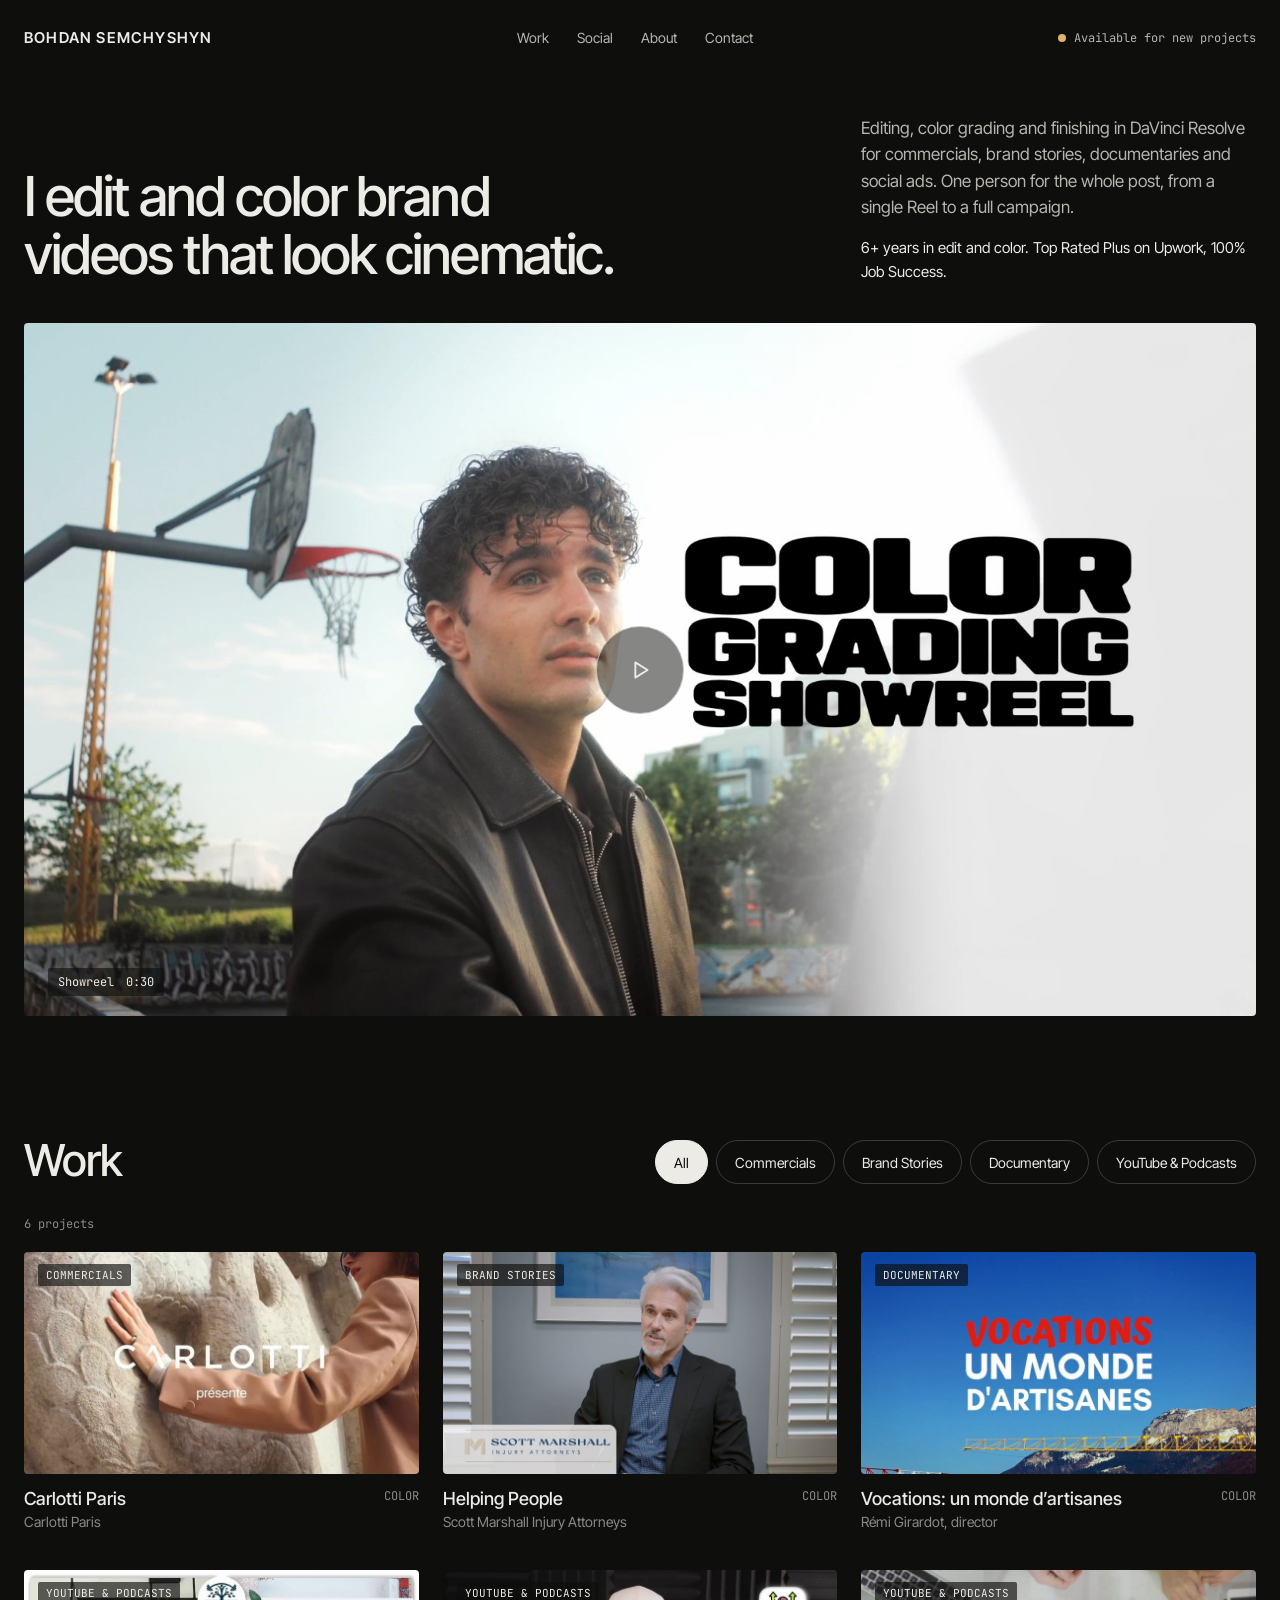
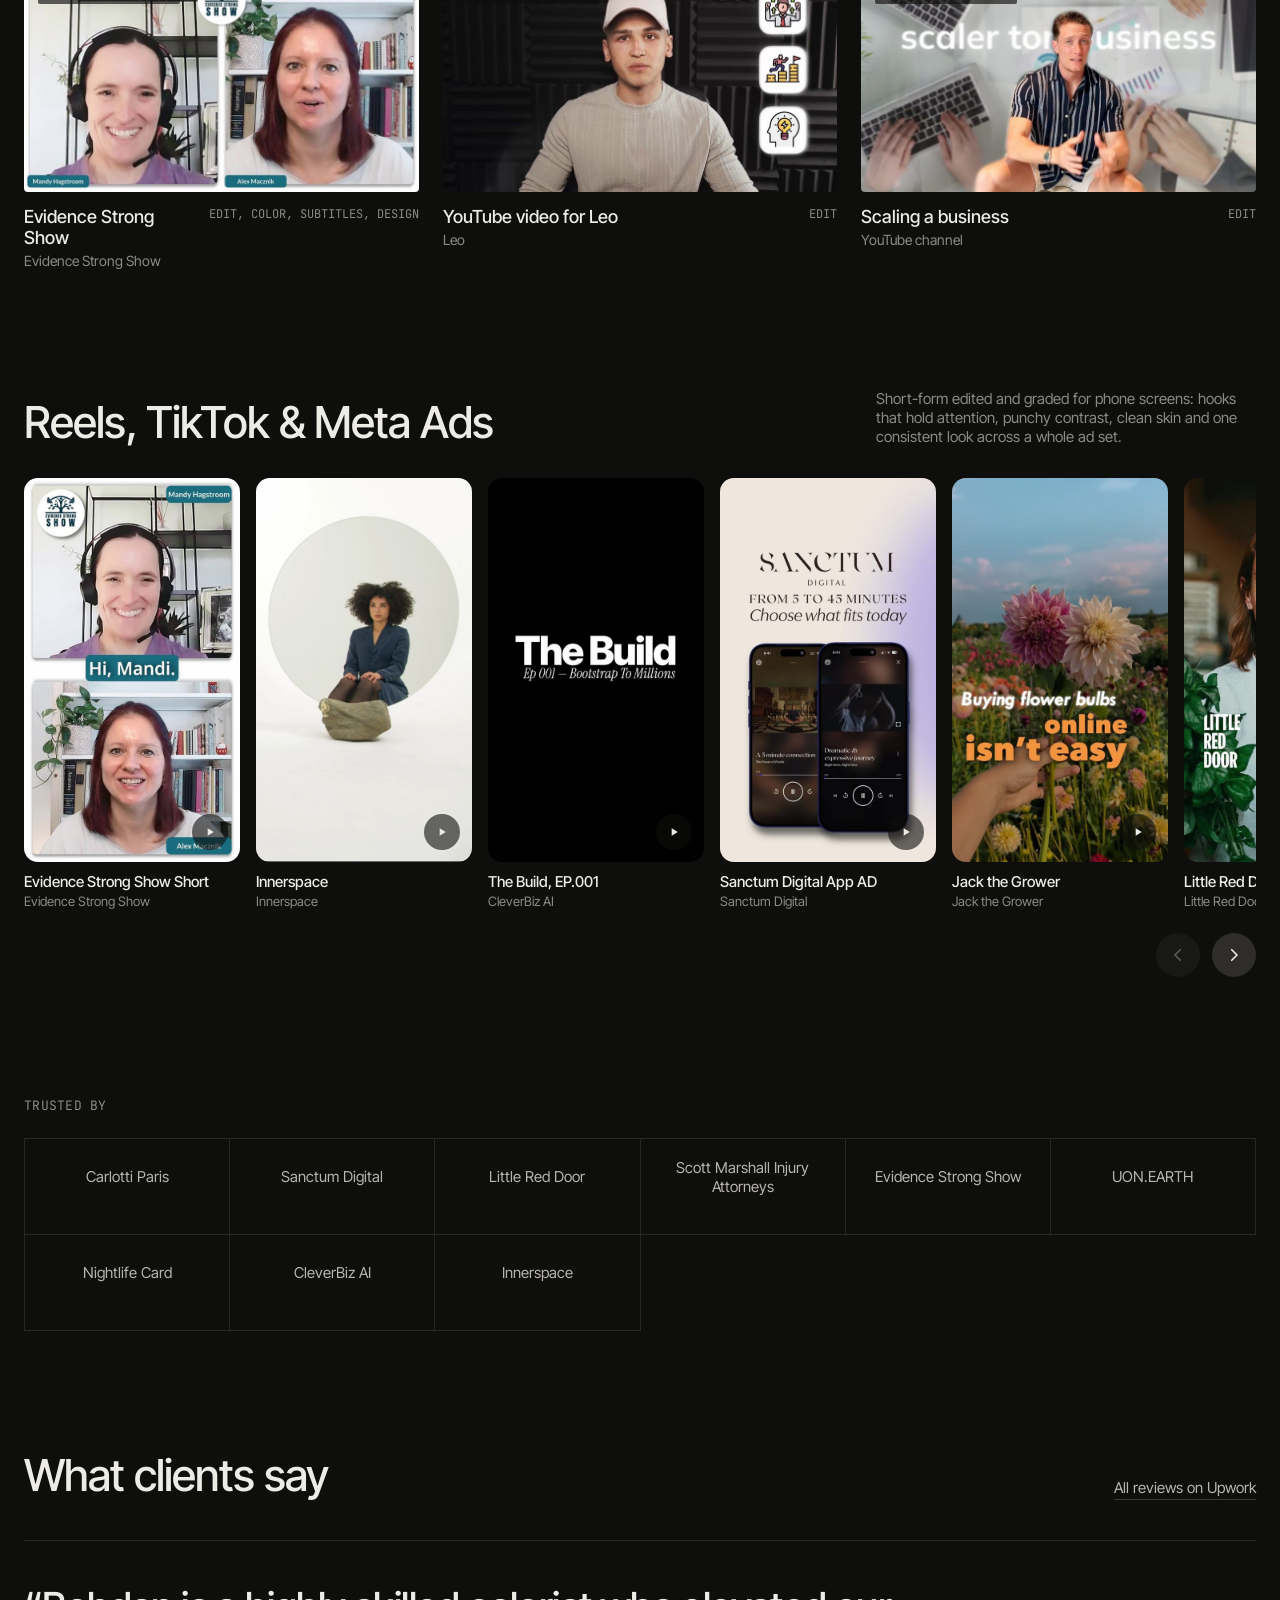
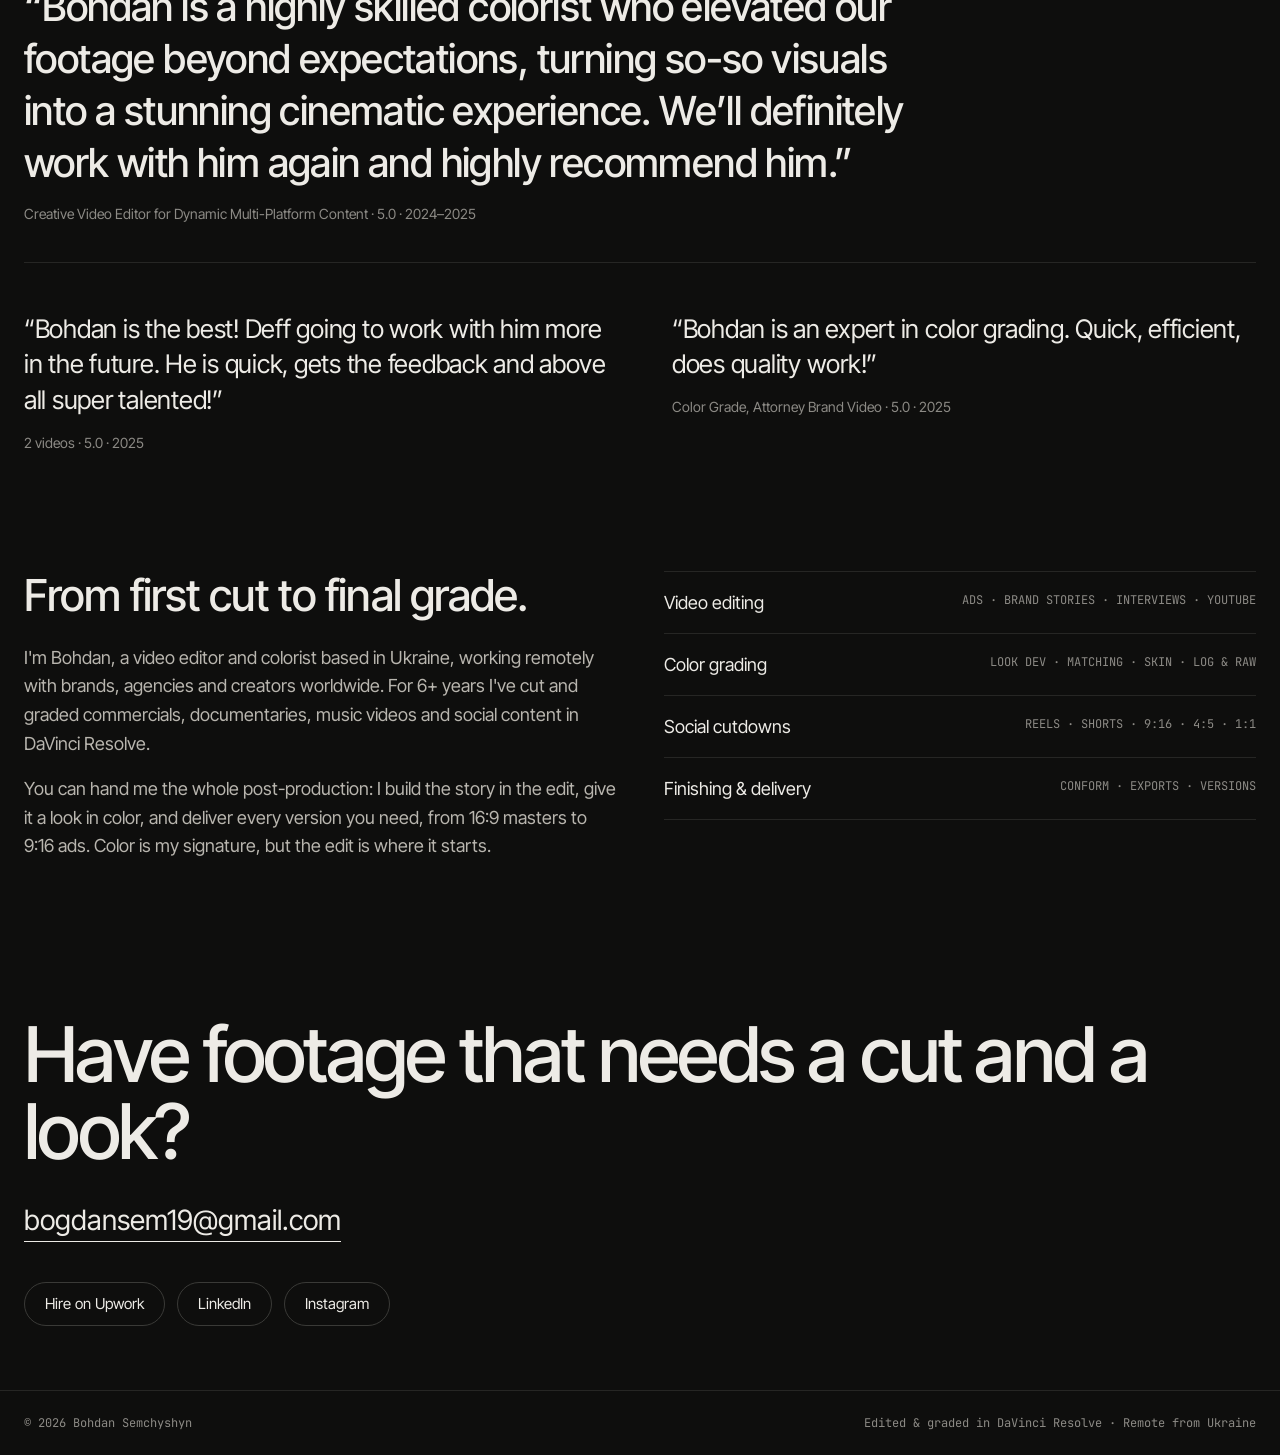
<file: index.html>
<!doctype html>
<html lang="en">
<head>
<meta charset="utf-8">
<meta name="viewport" content="width=device-width, initial-scale=1">
<link rel="icon" href="favicon.svg" type="image/svg+xml">
<link rel="icon" href="favicon-32.png" sizes="32x32" type="image/png">
<link rel="apple-touch-icon" href="apple-touch-icon.png">
<title>Bohdan Semchyshyn — Video Editor &amp; Colorist</title>
<meta name="description" content="Video editor and colorist working in DaVinci Resolve. Editing, color grading and finishing for commercials, brand stories, documentaries and social ads.">
<meta property="og:title" content="Bohdan Semchyshyn — Video Editor &amp; Colorist">
<meta property="og:description" content="Editing, color grading and finishing in DaVinci Resolve for brands, agencies and creators.">
<meta property="og:type" content="website">
<meta property="og:url" content="https://bogdansem.github.io/Portfolio/">
<link rel="canonical" href="https://bogdansem.github.io/Portfolio/">
<meta property="og:image" content="https://bogdansem.github.io/Portfolio/img/showreel/cover.jpg">
<link rel="preconnect" href="https://fonts.googleapis.com">
<link rel="preconnect" href="https://fonts.gstatic.com" crossorigin>
<link href="https://fonts.googleapis.com/css2?family=Inter+Tight:wght@400;500;600&family=JetBrains+Mono:wght@400;500&display=swap" rel="stylesheet">
<link rel="stylesheet" href="assets/style.css">
<script type="application/ld+json">
{"@context":"https://schema.org","@type":"Person","name":"Bohdan Semchyshyn","jobTitle":"Video Editor and Colorist","url":"https://bogdansem.github.io/Portfolio/","knowsAbout":["Video editing","Color grading","DaVinci Resolve"],"sameAs":["https://www.upwork.com/freelancers/~01e246fc8834e12b64","https://www.linkedin.com/in/bohdan-semchyshyn","https://www.instagram.com/semchyshyn_b","https://vimeo.com/bohdansemchyshy"]}
</script>
</head>
<body data-page="home">

<header class="wrap site-header">
  <a class="logo" href="#top">Bohdan Semchyshyn</a>
  <nav class="nav" aria-label="Main">
    <a href="#work">Work</a>
    <a href="#social">Social</a>
    <a href="#about">About</a>
    <a href="#contact">Contact</a>
  </nav>
  <span class="status">Available for new projects</span>
</header>

<main>
  <section id="top" class="wrap hero">
    <h1><span class="line"><span>I edit and color brand</span></span> <span class="line"><span>videos that look cinematic.</span></span></h1>
    <div class="hero-side">
      <p>Editing, color grading and finishing in DaVinci Resolve for commercials, brand stories, documentaries and social ads. One person for the whole post, from a single Reel to a full campaign.</p>
      <p class="facts">6+ years in edit and color. Top Rated Plus on Upwork, 100% Job Success.</p>
    </div>
  </section>

  <section class="wrap" aria-label="Showreel">
    <div id="showreel" class="reel-stage"></div>
  </section>

  <section id="work" class="wrap section" aria-labelledby="work-title">
    <div class="work-head">
      <h2 id="work-title" class="h2">Work</h2>
      <div id="filters" class="filters" role="group" aria-label="Filter by category"></div>
    </div>
    <p id="count" class="count"></p>
    <div id="grid" class="grid"></div>
  </section>

  <section id="social" class="wrap section" aria-labelledby="social-title">
    <div class="reels-head">
      <h2 id="social-title" class="h2">Reels, TikTok &amp; Meta Ads</h2>
      <p>Short-form edited and graded for phone screens: hooks that hold attention, punchy contrast, clean skin and one consistent look across a whole ad set.</p>
    </div>
    <div id="rail" class="rail" role="list" aria-label="Vertical videos"></div>
    <div class="arrows">
      <button type="button" id="prev" aria-label="Previous videos"></button>
      <button type="button" id="next" aria-label="Next videos"></button>
    </div>
  </section>

  <section class="wrap section" aria-labelledby="clients-title">
    <p id="clients-title" class="eyebrow" style="margin-bottom:24px">TRUSTED BY</p>
    <div id="clients" class="clients"></div>
    <div id="brand-work" class="brand-work" hidden></div>
  </section>

  <section class="wrap section" aria-labelledby="reviews-title">
    <div class="reels-head" style="margin-bottom:40px">
      <h2 id="reviews-title" class="h2">What clients say</h2>
      <a id="upwork-all" class="link-line" href="#" target="_blank" rel="noopener">All reviews on Upwork</a>
    </div>
    <figure id="review-big" class="review-big"></figure>
    <div id="reviews" class="reviews"></div>
  </section>

  <section id="about" class="wrap section about" aria-labelledby="about-title">
    <div>
      <h2 id="about-title" class="h2" style="margin-bottom:24px">From first cut to final grade.</h2>
      <p>I'm Bohdan, a video editor and colorist based in Ukraine, working remotely with brands, agencies and creators worldwide. For 6+ years I've cut and graded commercials, documentaries, music videos and social content in DaVinci Resolve.</p>
      <p>You can hand me the whole post-production: I build the story in the edit, give it a look in color, and deliver every version you need, from 16:9 masters to 9:16 ads. Color is my signature, but the edit is where it starts.</p>
    </div>
    <div>
      <ul class="services">
        <li><span>Video editing</span><span>ADS · BRAND STORIES · INTERVIEWS · YOUTUBE</span></li>
        <li><span>Color grading</span><span>LOOK DEV · MATCHING · SKIN · LOG &amp; RAW</span></li>
        <li><span>Social cutdowns</span><span>REELS · SHORTS · 9:16 · 4:5 · 1:1</span></li>
        <li><span>Finishing &amp; delivery</span><span>CONFORM · EXPORTS · VERSIONS</span></li>
      </ul>
    </div>
  </section>

  <section id="contact" class="wrap contact" aria-labelledby="contact-title">
    <h2 id="contact-title">Have footage that needs a cut and a look?</h2>
    <div id="contact-links"></div>
  </section>
</main>

<footer class="wrap site-footer">
  <span>© <span data-year>2026</span> Bohdan Semchyshyn</span>
  <span>Edited &amp; graded in DaVinci Resolve · Remote from Ukraine</span>
</footer>

<script>
  // Always load fresh data, so changes from the admin panel show up right away
  (function () {
    var v = Date.now();
    function load(src, next) { var s = document.createElement('script'); s.src = src + '?v=' + v; s.onload = next; document.body.appendChild(s); }
    load('data/site.js', function () { load('assets/app.js'); });
  })();
</script>
</body>
</html>
</file>
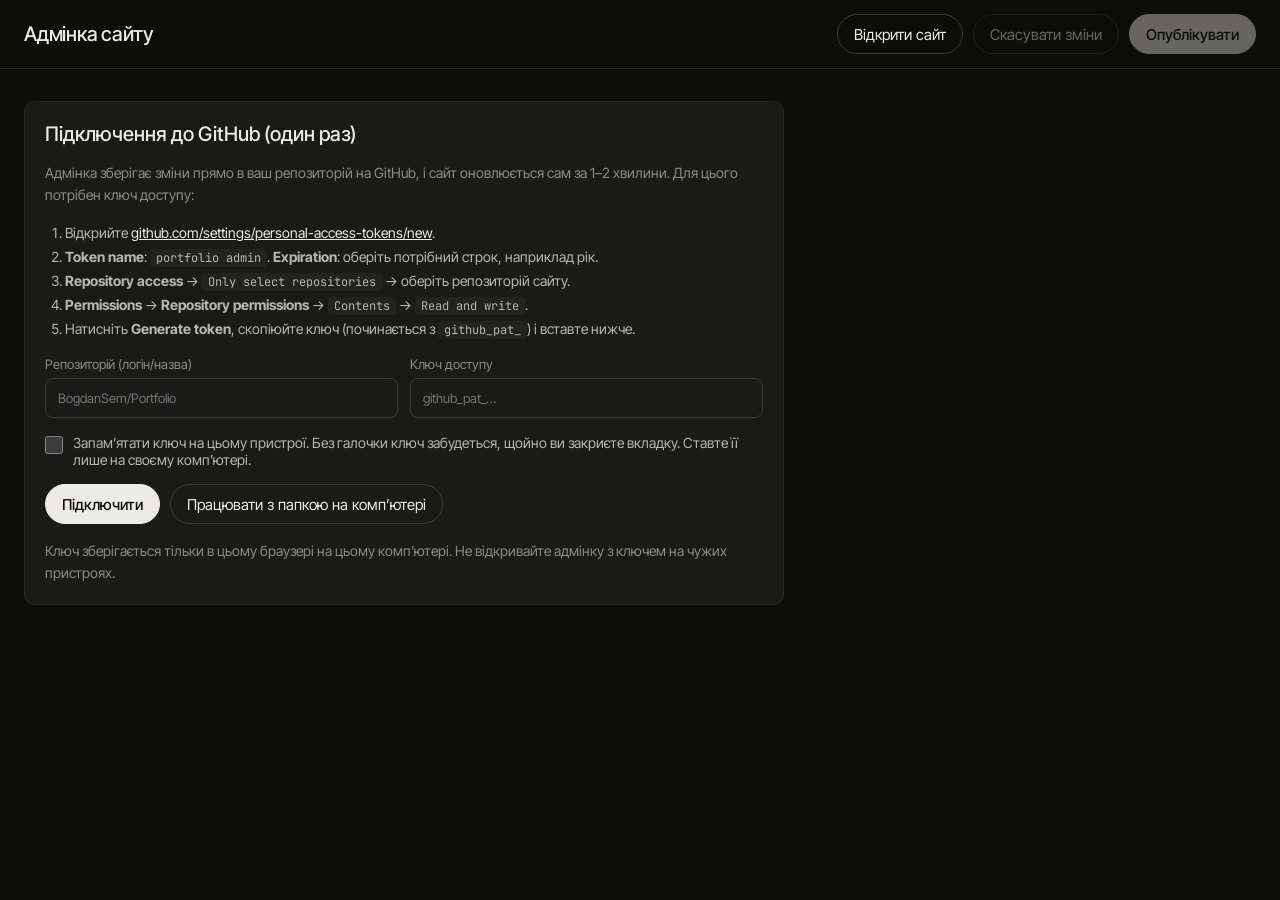
<file: admin/index.html>
<!doctype html>
<html lang="uk">
<head>
<meta charset="utf-8">
<meta name="viewport" content="width=device-width, initial-scale=1">
<meta name="robots" content="noindex, nofollow">
<style id="antiFrame">html { display: none !important; }</style>
<script>
  // The admin panel must never run inside someone else's page
  if (window.top === window.self) document.getElementById('antiFrame').remove();
  else window.top.location = window.self.location.href;
</script>
<link rel="icon" href="../favicon.svg" type="image/svg+xml">
<link rel="icon" href="../favicon-32.png" sizes="32x32" type="image/png">
<link rel="apple-touch-icon" href="../apple-touch-icon.png">
<title>Адмінка сайту</title>
<link rel="preconnect" href="https://fonts.googleapis.com">
<link href="https://fonts.googleapis.com/css2?family=Inter+Tight:wght@400;500;600&family=JetBrains+Mono:wght@400;500&display=swap" rel="stylesheet">
<style>
:root {
  --bg: #0E0E0D; --panel: #1A1A19; --panel-2: #222220; --line: #262624; --line-strong: #3A3A37;
  --ink: #EDEBE6; --ink-2: #B8B5AE; --ink-3: #8C8A85; --accent: #E0B36A; --ok: #8FD19E; --danger: #E5786A;
  --sans: 'Inter Tight', system-ui, sans-serif; --mono: 'JetBrains Mono', ui-monospace, monospace;
  color-scheme: dark;
}
* { box-sizing: border-box; }
[hidden] { display: none !important; }
body { margin: 0; background: var(--bg); color: var(--ink); font-family: var(--sans); font-size: 15px; }
button, input, select { font: inherit; color: inherit; }
a { color: var(--ink); }
:focus-visible { outline: 2px solid var(--accent); outline-offset: 2px; }
.wrap { max-width: 1320px; margin: 0 auto; padding: 0 24px 64px; }
.top { position: sticky; top: 0; z-index: 5; background: rgba(14,14,13,0.92); backdrop-filter: blur(10px); border-bottom: 1px solid var(--line); }
.top .wrap { padding-top: 14px; padding-bottom: 14px; display: flex; flex-wrap: wrap; gap: 12px 20px; align-items: center; justify-content: space-between; }
.brand { display: flex; align-items: baseline; gap: 12px; }
.brand h1 { margin: 0; font-size: 20px; font-weight: 500; letter-spacing: -0.01em; }
.conn { font-size: 13px; color: var(--ink-3); }
.conn b { color: var(--ink-2); font-weight: 500; }
.row { display: flex; flex-wrap: wrap; gap: 10px; align-items: center; }
.btn { min-height: 40px; padding: 0 16px; border-radius: 999px; border: 1px solid var(--line-strong); background: transparent; cursor: pointer; white-space: nowrap; }
.btn:hover:not(:disabled) { border-color: var(--ink-2); }
.btn.primary { background: var(--ink); color: var(--bg); border-color: var(--ink); font-weight: 500; }
.btn.accent { background: var(--accent); color: #1a1408; border-color: var(--accent); font-weight: 500; }
.btn.small { min-height: 32px; padding: 0 12px; font-size: 13px; }
.btn:disabled { opacity: 0.4; cursor: default; }
input[type="text"], input[type="password"], select { min-height: 40px; padding: 0 12px; border-radius: 8px; border: 1px solid var(--line-strong); background: var(--panel); width: 100%; }
label.field { display: grid; gap: 6px; font-size: 13px; color: var(--ink-3); }
.hint { color: var(--ink-3); font-size: 14px; line-height: 1.55; margin: 0; }
.status { font-size: 14px; color: var(--ink-2); }
.status.ok { color: var(--ok); } .status.err { color: var(--danger); }
.sec { display: flex; align-items: baseline; justify-content: space-between; gap: 12px; margin: 40px 0 16px; }
.sec h2 { margin: 0; font-size: 13px; font-weight: 500; font-family: var(--mono); letter-spacing: 0.06em; text-transform: uppercase; color: var(--ink-3); }
.panel { border: 1px solid var(--line); border-radius: 10px; padding: 20px; background: var(--panel); }
.setup { margin-top: 32px; display: grid; gap: 16px; max-width: 760px; }
.setup h2 { margin: 0; font-size: 20px; font-weight: 500; }
.setup ol { margin: 0; padding-left: 20px; color: var(--ink-2); line-height: 1.7; font-size: 14px; }
.setup code { font-family: var(--mono); font-size: 12px; background: var(--panel-2); padding: 1px 6px; border-radius: 4px; }
.setup .two { display: grid; grid-template-columns: 1fr 1fr; gap: 12px; }
@media (max-width: 640px) { .setup .two { grid-template-columns: 1fr; } }

/* Cards */
.grid { display: grid; gap: 20px 16px; }
.grid.work { grid-template-columns: repeat(auto-fill, minmax(250px, 1fr)); }
.grid.reels { grid-template-columns: repeat(auto-fill, minmax(150px, 1fr)); }
.card { position: relative; border-radius: 8px; padding: 6px; border: 1px solid transparent; cursor: grab; user-select: none; transition: border-color .15s, opacity .15s; }
.card:hover { border-color: var(--line-strong); }
.card.dragging { opacity: .35; }
.card.target { border-color: var(--accent); }
.thumb { position: relative; aspect-ratio: 16 / 9; border-radius: 5px; overflow: hidden; background: var(--panel); }
.reels .thumb { aspect-ratio: 9 / 16; }
.thumb img { position: absolute; inset: 0; width: 100%; height: 100%; object-fit: cover; pointer-events: none; }
.num { position: absolute; left: 8px; top: 8px; font-family: var(--mono); font-size: 11px; background: rgba(14,14,13,.78); padding: 2px 7px; border-radius: 3px; }
.badge { position: absolute; right: 8px; top: 8px; font-family: var(--mono); font-size: 10px; letter-spacing: .05em; background: var(--accent); color: #1a1408; padding: 2px 7px; border-radius: 3px; }
.meta { margin-top: 10px; display: grid; gap: 2px; }
.title { font-size: 14px; font-weight: 500; line-height: 1.3; }
.cat { font-size: 12px; color: var(--ink-3); }
.actions { display: flex; gap: 6px; margin-top: 8px; align-items: center; }
.icon { width: 32px; height: 32px; border-radius: 50%; border: 1px solid var(--line-strong); background: transparent; cursor: pointer; display: inline-flex; align-items: center; justify-content: center; flex: none; }
.icon:disabled { opacity: .3; cursor: default; }
.edit { flex: 1; min-height: 32px; border-radius: 999px; border: 1px solid var(--line-strong); background: transparent; cursor: pointer; font-size: 13px; }
.edit:hover, .icon:hover:not(:disabled) { border-color: var(--ink-2); }

/* Editor */
dialog.editor { width: min(1240px, 100vw); max-width: 100vw; height: min(900px, 100dvh); max-height: 100dvh; padding: 0; border: 1px solid var(--line); border-radius: 12px; background: var(--bg); color: var(--ink); }
dialog.editor::backdrop { background: rgba(0,0,0,.75); }
.ed { height: 100%; display: grid; grid-template-rows: auto 1fr auto; }
.ed-head, .ed-foot { padding: 14px 20px; display: flex; gap: 12px; align-items: center; justify-content: space-between; border-bottom: 1px solid var(--line); }
.ed-foot { border-bottom: 0; border-top: 1px solid var(--line); }
.ed-head h2 { margin: 0; font-size: 18px; font-weight: 500; }
.ed-body { overflow: auto; padding: 20px; display: grid; grid-template-columns: minmax(0, 1fr) 360px; gap: 20px; align-items: start; }
@media (max-width: 900px) { .ed-body { grid-template-columns: 1fr; } dialog.editor { border-radius: 0; height: 100dvh; } }
.stage { background: #000; border-radius: 6px; overflow: hidden; display: flex; align-items: center; justify-content: center; min-height: 300px; position: relative; }
.stage video { display: block; max-width: 100%; max-height: 58vh; }
.drop { position: absolute; inset: 0; display: flex; flex-direction: column; align-items: center; justify-content: center; gap: 12px; color: var(--ink-2); border: 2px dashed var(--line-strong); border-radius: 6px; text-align: center; padding: 24px; }
.drop.over { border-color: var(--accent); color: var(--ink); }
.controls { display: flex; flex-wrap: wrap; gap: 8px; align-items: center; margin-top: 10px; }
.tc { font-family: var(--mono); font-size: 13px; color: var(--ink-2); min-width: 112px; }
input[type="range"] { width: 100%; accent-color: var(--accent); margin-top: 10px; }
kbd { font-family: var(--mono); font-size: 11px; border: 1px solid currentColor; border-radius: 4px; padding: 0 5px; opacity: .7; }
.side { display: grid; gap: 16px; }
.box { border: 1px solid var(--line); border-radius: 8px; padding: 14px; display: grid; gap: 10px; }
.box h3 { margin: 0; font-size: 14px; font-weight: 600; display: flex; justify-content: space-between; align-items: center; gap: 8px; }
.coverbox { aspect-ratio: 16 / 9; background: var(--panel); border-radius: 4px; overflow: hidden; position: relative; }
.coverbox.v { aspect-ratio: 9 / 16; max-height: 360px; margin: 0 auto; width: auto; height: 360px; }
.coverbox img { width: 100%; height: 100%; object-fit: cover; display: block; }
.tray { display: grid; grid-template-columns: repeat(auto-fill, minmax(96px, 1fr)); gap: 8px; }
.tray.v { grid-template-columns: repeat(auto-fill, minmax(70px, 1fr)); }
.fr { position: relative; border-radius: 4px; overflow: hidden; background: var(--panel); aspect-ratio: 16 / 9; }
.tray.v .fr { aspect-ratio: 9 / 16; }
.fr img { width: 100%; height: 100%; object-fit: cover; display: block; }
.fr .n { position: absolute; left: 4px; top: 4px; font-family: var(--mono); font-size: 10px; background: rgba(0,0,0,.7); padding: 1px 5px; border-radius: 2px; }
.fr .new { position: absolute; left: 4px; bottom: 4px; font-family: var(--mono); font-size: 9px; background: var(--accent); color: #1a1408; padding: 1px 4px; border-radius: 2px; }
.fr .x { position: absolute; right: 4px; top: 4px; width: 22px; height: 22px; border-radius: 50%; border: 0; background: rgba(0,0,0,.75); cursor: pointer; font-size: 11px; }
.fr .mv { position: absolute; right: 4px; bottom: 4px; display: flex; gap: 3px; }
.fr .mv button { width: 22px; height: 22px; border-radius: 50%; border: 0; background: rgba(0,0,0,.75); cursor: pointer; font-size: 12px; }
.empty { color: var(--ink-3); font-size: 13px; }
.toast { position: fixed; left: 50%; bottom: 24px; transform: translateX(-50%); z-index: 20; background: var(--panel-2); border: 1px solid var(--line-strong); border-radius: 999px; padding: 12px 20px; font-size: 14px; max-width: calc(100vw - 32px); box-shadow: 0 10px 30px rgba(0,0,0,.4); }
.toast.ok { border-color: rgba(143,209,158,.5); } .toast.err { border-color: rgba(229,120,106,.6); }
.tabs { display: flex; gap: 6px; }
.tab { min-height: 36px; padding: 0 14px; border-radius: 999px; border: 1px solid var(--line-strong); background: transparent; cursor: pointer; font-size: 14px; }
.tab[aria-selected="true"] { background: var(--ink); color: var(--bg); border-color: var(--ink); }
.ed-body.form { display: block; }
.form-grid { display: grid; grid-template-columns: repeat(2, minmax(0, 1fr)); gap: 16px 20px; max-width: 900px; }
.form-grid .full { grid-column: 1 / -1; }
@media (max-width: 700px) { .form-grid { grid-template-columns: 1fr; } }
textarea { min-height: 110px; padding: 10px 12px; border-radius: 8px; border: 1px solid var(--line-strong); background: var(--panel); width: 100%; resize: vertical; font: inherit; color: inherit; line-height: 1.5; }
.check { display: flex; gap: 10px; align-items: flex-start; font-size: 14px; color: var(--ink-2); cursor: pointer; }
.check input { width: 18px; height: 18px; margin: 2px 0 0; accent-color: var(--accent); flex: none; }
.req { color: var(--accent); }
.danger { color: var(--danger); border-color: rgba(229,120,106,.5); }
.danger:hover:not(:disabled) { border-color: var(--danger) !important; }
.ph { position: absolute; inset: 0; display: flex; align-items: center; justify-content: center; text-align: center; padding: 12px; font-size: 12px; color: var(--ink-3); }
.parent-tag { font-size: 12px; color: var(--accent); }
.setup code, .panel code { font-family: var(--mono); font-size: 12px; background: var(--panel-2); padding: 1px 6px; border-radius: 4px; }
#pvBox video { width: 100%; height: 100%; object-fit: cover; display: block; }
.add-row { display: flex; justify-content: flex-end; margin-top: 32px; }
</style>
</head>
<body>

<div class="top">
  <div class="wrap">
    <div class="brand"><h1>Адмінка сайту</h1><span class="conn" id="conn"></span></div>
    <div class="row">
      <a class="btn" href="../" target="_blank" rel="noopener" style="display:inline-flex;align-items:center;text-decoration:none">Відкрити сайт</a>
      <button class="btn" id="discard" disabled>Скасувати зміни</button>
      <button class="btn primary" id="publish" disabled>Опублікувати</button>
    </div>
  </div>
</div>

<main class="wrap">
  <section class="panel setup" id="setup" hidden>
    <h2>Підключення до GitHub (один раз)</h2>
    <p class="hint">Адмінка зберігає зміни прямо в ваш репозиторій на GitHub, і сайт оновлюється сам за 1–2 хвилини. Для цього потрібен ключ доступу:</p>
    <ol>
      <li>Відкрийте <a href="https://github.com/settings/personal-access-tokens/new" target="_blank" rel="noopener">github.com/settings/personal-access-tokens/new</a>.</li>
      <li><b>Token name</b>: <code>portfolio admin</code>. <b>Expiration</b>: оберіть потрібний строк, наприклад рік.</li>
      <li><b>Repository access</b> → <code>Only select repositories</code> → оберіть репозиторій сайту.</li>
      <li><b>Permissions</b> → <b>Repository permissions</b> → <code>Contents</code> → <code>Read and write</code>.</li>
      <li>Натисніть <b>Generate token</b>, скопіюйте ключ (починається з <code>github_pat_</code>) і вставте нижче.</li>
    </ol>
    <div class="two">
      <label class="field">Репозиторій (логін/назва)
        <input type="text" id="repo" placeholder="BogdanSem/Portfolio" autocomplete="off" spellcheck="false">
      </label>
      <label class="field">Ключ доступу
        <input type="password" id="token" placeholder="github_pat_…" autocomplete="off" spellcheck="false">
      </label>
    </div>
    <label class="check"><input type="checkbox" id="remember">
      <span>Запамʼятати ключ на цьому пристрої. Без галочки ключ забудеться, щойно ви закриєте вкладку. Ставте її лише на своєму компʼютері.</span></label>
    <div class="row">
      <button class="btn primary" id="connect">Підключити</button>
      <button class="btn" id="localMode">Працювати з папкою на компʼютері</button>
      <span class="status" id="setupStatus" role="status"></span>
    </div>
    <p class="hint">Ключ зберігається тільки в цьому браузері на цьому компʼютері. Не відкривайте адмінку з ключем на чужих пристроях.</p>
  </section>

  <div id="board" hidden>
    <div class="add-row"><button class="btn accent" id="addProject">+ Додати відео</button></div>
    <div class="sec" style="margin-top:16px"><h2>Showreel — головне відео</h2></div>
    <div class="grid work" id="grid-sr"></div>
    <div class="sec"><h2>Work — сітка робіт</h2><span class="hint">Перетягуйте картки, щоб змінити порядок</span></div>
    <div class="grid work" id="grid-work" data-g="work"></div>
    <div class="sec"><h2>Social — стрічка вертикальних відео</h2><span class="hint">Порядок тут = порядок у стрічці на сайті</span></div>
    <div class="grid reels" id="grid-reels" data-g="reels"></div>

    <div class="sec"><h2>Статистика відвідувань</h2></div>
    <div class="panel" style="display:grid;gap:12px;max-width:760px">
      <p class="hint">Безкоштовний лічильник GoatCounter без cookies: показує, скільки людей відкрило сайт, звідки вони прийшли і які відео запускали. Зареєструйтесь на <a href="https://www.goatcounter.com/signup" target="_blank" rel="noopener">goatcounter.com/signup</a>, придумайте код (наприклад <code>semchyshyn</code>) і впишіть його сюди. Статистику дивіться на <span id="gcLink">ваш-код.goatcounter.com</span>.</p>
      <label class="field" style="max-width:320px">Код GoatCounter
        <input type="text" id="gcCode" placeholder="semchyshyn" autocomplete="off" spellcheck="false">
      </label>
    </div>
  </div>
</main>

<dialog class="editor" id="editor" aria-labelledby="edTitle">
  <div class="ed">
    <div class="ed-head">
      <div class="row" style="gap:16px">
        <h2 id="edTitle">Проєкт</h2>
        <div class="tabs" role="tablist">
          <button class="tab" role="tab" id="tabInfo" aria-selected="true">Опис</button>
          <button class="tab" role="tab" id="tabMedia" aria-selected="false">Обкладинка і кадри</button>
        </div>
      </div>
      <button class="icon" id="edClose" aria-label="Закрити">✕</button>
    </div>

    <div class="ed-body form" id="paneInfo">
      <div class="form-grid">
        <label class="field full"><span>Назва відео <span class="req">*</span></span>
          <input type="text" id="fTitle" placeholder="Washington, D.C.">
        </label>
        <label class="field full">Підзаголовок (необовʼязково)
          <input type="text" id="fSubtitle" placeholder="Eyewear fashion film">
        </label>
        <label class="field"><span>Посилання на Vimeo або номер відео <span class="req">*</span></span>
          <input type="text" id="fVimeo" placeholder="https://vimeo.com/1220156285" spellcheck="false">
        </label>
        <label class="field">Категорія
          <select id="fCategory"></select>
        </label>
        <label class="field">Клієнт
          <input type="text" id="fClient" list="clientList" placeholder="Little Red Door">
          <datalist id="clientList"></datalist>
        </label>
        <label class="field">Роль (що ви робили коротко)
          <input type="text" id="fRole" list="roleList" placeholder="Edit and color">
          <datalist id="roleList"></datalist>
        </label>
        <label class="field">Формат
          <input type="text" id="fFormat" list="formatList" placeholder="9:16">
          <datalist id="formatList"><option value="16:9"><option value="9:16"><option value="4:5"><option value="1:1"></datalist>
        </label>
        <label class="field">Тривалість
          <input type="text" id="fLength" placeholder="0:30">
        </label>
        <label class="check full"><input type="checkbox" id="fVertical">
          <span>Вертикальне відео (9:16). Показується в стрічці Social, а не в сітці Work.</span></label>
        <label class="field full">Частина проєкту (необовʼязково)
          <select id="fParent"></select>
          <span class="hint" style="font-size:12px">Якщо це версія чи частина іншого проєкту, вони показуватимуться разом у блоці «More from this project».</span>
        </label>
        <label class="field full">The brief — яке було завдання
          <textarea id="fBrief" placeholder="A series about the bar team's trips…"></textarea>
        </label>
        <label class="field full">What I did — що ви зробили
          <textarea id="fDid" placeholder="Editing, color grading, graphics…"></textarea>
        </label>
        <label class="field full">Відгук клієнта про цей проєкт (необовʼязково)
          <textarea id="fQuote" style="min-height:70px" placeholder="Bohdan is an expert in color grading…"></textarea>
        </label>
        <label class="field">Підпис до відгуку
          <input type="text" id="fQuoteSrc" placeholder="Upwork review, 2025">
        </label>
        <label class="check" style="align-self:end"><input type="checkbox" id="fTrusted">
          <span>Показувати клієнта в блоці TRUSTED BY</span></label>
      </div>
    </div>

    <div class="ed-body" id="paneMedia" hidden>
      <div style="min-width:0">
        <div class="stage" id="stage">
          <video id="video" playsinline muted hidden></video>
          <div class="drop" id="drop">
            <div>Перетягніть сюди відеофайл цього проєкту (mp4, mov)</div>
            <label class="btn primary" style="display:inline-flex;align-items:center">Вибрати файл
              <input type="file" id="file" accept="video/*" hidden>
            </label>
            <div class="hint">Краще брати фінальний експорт з DaVinci. Відео не завантажується в інтернет, з нього беруться лише кадри.</div>
          </div>
        </div>
        <input type="range" id="scrub" min="0" max="1000" value="0" step="1" aria-label="Позиція у відео" disabled>
        <div class="controls">
          <button class="btn small" id="play" disabled>Play</button>
          <button class="btn small" id="back1s" disabled>−1 с</button>
          <button class="btn small" id="backF" disabled>−1 кадр</button>
          <button class="btn small" id="fwdF" disabled>+1 кадр</button>
          <button class="btn small" id="fwd1s" disabled>+1 с</button>
          <span class="tc" id="tc">00:00:00:00</span>
          <button type="button" class="btn small" id="otherFile" hidden>Інший файл</button>
          <select id="fps" aria-label="Кадрів на секунду" style="width:auto;min-height:32px"><option>23.976</option><option selected>25</option><option>29.97</option><option>30</option><option>50</option><option>60</option></select>
        </div>
        <div class="controls">
          <button class="btn accent" id="setCover" disabled>Зробити обкладинкою <kbd>C</kbd></button>
          <button class="btn primary" id="addFrame" disabled>Додати в кадри <kbd>F</kbd></button>
        </div>
        <p class="hint" style="margin-top:10px">Пробіл: play/pause. ← →: по кадру, з Shift: по секунді.</p>
      </div>
      <aside class="side">
        <div class="box">
          <h3>Обкладинка <button class="btn small" id="coverReset" hidden>Повернути стару</button></h3>
          <div class="coverbox" id="coverBox"></div>
        </div>
        <div class="box" id="previewBox">
          <h3>Превʼю при наведенні <button class="btn small" id="pvRemove" hidden>Прибрати</button></h3>
          <div class="coverbox" id="pvBox"></div>
          <div class="row">
            <select id="pvLen" aria-label="Тривалість превʼю" style="width:auto;min-height:32px;flex:none"></select>
            <button class="btn primary small" id="pvRec" disabled>Записати з цього місця</button>
          </div>
          <p class="hint" style="font-size:13px" id="pvHint">Короткий кліп без звуку. На сайті він грає, коли наводиш мишку на картку. Поставте відео на початок потрібного фрагмента й натисніть «Записати».</p>
        </div>
        <div class="box" id="framesBox">
          <h3><span>Вибрані кадри <span class="hint" id="fcount"></span></span></h3>
          <div class="tray" id="tray"></div>
          <p class="hint" style="font-size:13px">Порядок тут = порядок на сторінці проєкту. Стрілками переставляйте, ✕ прибирає кадр.</p>
        </div>
      </aside>
    </div>

    <div class="ed-foot">
      <button class="btn small danger" id="edDelete">Видалити відео з сайту</button>
      <div class="row">
        <span class="hint" style="font-size:13px" id="edHint">Зміни потраплять на сайт після «Опублікувати».</span>
        <button class="btn primary" id="edDone">Готово</button>
      </div>
    </div>
  </div>
</dialog>

<script>
// Shared by the admin panel: turns the SITE object back into a readable data/site.js
var SITE_HEADER = [
  '/*',
  '  All site content lives here. The easiest way to change it is the admin panel: <site>/admin/',
  '  You can also edit this file by hand; keep the commas and quotes.',
  '',
  '  Project fields:',
  '    slug      – folder name in img/ and the page address (latin letters, digits, dashes)',
  '    title, subtitle, client, category, role, format, length',
  '    vimeo     – the digits from the Vimeo link',
  '    vertical  – true for 9:16 videos: they go to the Social carousel instead of the Work grid',
  '    parent    – slug of the main project this video belongs to (optional)',
  '    brief, did – texts for "The brief" and "What I did" (empty hides the block)',
  '    frames    – file names of stills in img/<slug>/',
  '    cover, thumb – cover image and its small copy for cards (set by the admin panel)',
  '    preview   – short silent clip that plays on hover (set by the admin panel)',
  '    quote     – optional { text, source }',
  '  order: the order of projects on the site.',
  '  showreel.preview: silent loop that plays as soon as the page opens.',
  '  analytics.goatcounter: code of the GoatCounter visitor counter (optional).',
  '*/',
  ''
].join('\n');
function serializeSite(site) {
  var KEY = /^[A-Za-z_$][\w$]*$/;
  function prim(v) { return v === null || typeof v !== 'object'; }
  function ser(v, ind) {
    if (prim(v)) return JSON.stringify(v);
    var pad = ind + '  ';
    if (Array.isArray(v)) {
      if (!v.length) return '[]';
      if (v.every(prim)) return '[' + v.map(function (x) { return JSON.stringify(x); }).join(', ') + ']';
      return '[\n' + v.map(function (x) { return pad + ser(x, pad); }).join(',\n') + '\n' + ind + ']';
    }
    var keys = Object.keys(v).filter(function (k) { return v[k] !== undefined; });
    var parts = keys.map(function (k) { return (KEY.test(k) ? k : JSON.stringify(k)) + ': ' + ser(v[k], pad); });
    var inline = '{ ' + parts.join(', ') + ' }';
    if (keys.every(function (k) { return prim(v[k]); }) && inline.length + ind.length < 110) return inline;
    return '{\n' + parts.map(function (p) { return pad + p; }).join(',\n') + '\n' + ind + '}';
  }
  return SITE_HEADER + 'window.SITE = ' + ser(site, '') + ';\n';
}

(function () {
  'use strict';
  var $ = function (id) { return document.getElementById(id); };
  function esc(s) { return String(s == null ? '' : s).replace(/[&<>"]/g, function (c) { return { '&': '&amp;', '<': '&lt;', '>': '&gt;', '"': '&quot;' }[c]; }); }
  function clone(o) { return JSON.parse(JSON.stringify(o)); }
  function toast(msg, kind, ms) {
    document.querySelectorAll('.toast').forEach(function (x) { x.remove(); });
    var t = document.createElement('div'); t.className = 'toast ' + (kind || ''); t.setAttribute('role', 'status'); t.textContent = msg;
    var d = document.getElementById('editor');
    (d && d.open ? d : document.body).appendChild(t); setTimeout(function () { t.remove(); }, ms || 4000);
  }
  function lsGet(k) { try { return localStorage.getItem(k); } catch (e) { return null; } }
  function lsSet(k, v) { try { v == null ? localStorage.removeItem(k) : localStorage.setItem(k, v); } catch (e) {} }
  function ssGet(k) { try { return sessionStorage.getItem(k); } catch (e) { return null; } }
  function ssSet(k, v) { try { v == null ? sessionStorage.removeItem(k) : sessionStorage.setItem(k, v); } catch (e) {} }
  // The key lives in sessionStorage (forgotten when the tab closes) unless the owner ticks "remember"
  function getToken() { return ssGet('pa_token') || lsGet('pa_token'); }
  function saveToken(t, remember) { ssSet('pa_token', remember ? null : t); lsSet('pa_token', remember ? t : null); }

  /* ---------------- Storage backends ---------------- */
  function GitHub(repo, token) {
    var base = 'https://api.github.com/repos/' + repo;
    var prefix = '', branch = 'main';
    function api(path, opts) {
      opts = opts || {};
      opts.headers = Object.assign({ Authorization: 'Bearer ' + token, Accept: 'application/vnd.github+json', 'X-GitHub-Api-Version': '2022-11-28' }, opts.headers || {});
      opts.cache = 'no-store'; // GitHub lets browsers cache reads for a minute; a stale read would lose edits
      return fetch(base + path, opts).then(function (r) {
        if (!r.ok) return r.json().catch(function () { return {}; }).then(function (j) {
          var m = j.message || ('HTTP ' + r.status);
          if (r.status === 401) m = 'ключ недійсний або прострочений';
          if (r.status === 404) m = 'репозиторій не знайдено або ключ не має до нього доступу';
          if (r.status === 403) m = 'ключу бракує дозволу Contents: Read and write';
          throw new Error(m);
        });
        if (r.status === 204) return null;
        return opts.headers.Accept === 'application/vnd.github.raw' ? r.text() : r.json();
      });
    }
    var last = null; // { prev, commit, tree } of the commit this panel made most recently
    function head() {
      return api('/git/ref/heads/' + branch).then(function (ref) {
        if (last && ref.object.sha === last.prev) return { commit: last.commit, tree: last.tree };
        return api('/git/commits/' + ref.object.sha).then(function (c) { return { commit: ref.object.sha, tree: c.tree.sha }; });
      });
    }
    return {
      isGit: true,
      label: function () { return 'GitHub: <b>' + esc(repo) + '</b>'; },
      init: function () {
        return api('').then(function (info) { branch = info.default_branch; return head(); })
          .then(function (h) { return api('/git/trees/' + h.tree + '?recursive=1'); })
          .then(function (t) {
            var hit = t.tree.filter(function (e) { return /(^|\/)data\/site\.js$/.test(e.path); })
              .sort(function (a, b) { return a.path.length - b.path.length; })[0];
            if (!hit) throw new Error('у репозиторії не знайдено data/site.js');
            prefix = hit.path.replace(/data\/site\.js$/, '');
          });
      },
      listFiles: function () {
        return head().then(function (h) { return api('/git/trees/' + h.tree + '?recursive=1'); })
          .then(function (t) { return t.tree.map(function (e) { return e.path; }).filter(function (x) { return x.indexOf(prefix) === 0; }).map(function (x) { return x.slice(prefix.length); }); });
      },
      readSite: function () {
        return head().then(function (h) {
          return api('/contents/' + prefix + 'data/site.js?ref=' + h.commit, { headers: { Accept: 'application/vnd.github.raw' } });
        });
      },
      commit: function (writes, deletes, message) {
        var h;
        return head().then(function (x) { h = x; return api('/git/trees/' + h.tree + '?recursive=1'); })
          .then(function (t) {
            var existing = {}; t.tree.forEach(function (e) { existing[e.path] = true; });
            return Promise.all(writes.map(function (w) {
              var body = w.text != null ? Promise.resolve({ content: w.text, encoding: 'utf-8' })
                : blobToB64(w.blob).then(function (b) { return { content: b, encoding: 'base64' }; });
              return body.then(function (b) { return api('/git/blobs', { method: 'POST', body: JSON.stringify(b) }); })
                .then(function (r) { return { path: prefix + w.path, mode: '100644', type: 'blob', sha: r.sha }; });
            })).then(function (entries) {
              deletes.forEach(function (d) {
                if (existing[prefix + d]) entries.push({ path: prefix + d, mode: '100644', type: 'blob', sha: null });
              });
              return api('/git/trees', { method: 'POST', body: JSON.stringify({ base_tree: h.tree, tree: entries }) });
            });
          })
          .then(function (tree) {
            return api('/git/commits', { method: 'POST', body: JSON.stringify({ message: message, tree: tree.sha, parents: [h.commit] }) })
              .then(function (c) {
                return api('/git/refs/heads/' + branch, { method: 'PATCH', body: JSON.stringify({ sha: c.sha }) })
                  .then(function () { last = { prev: h.commit, commit: c.sha, tree: tree.sha }; });
              });
          });
      }
    };
  }
  function Local(dir) {
    function file(path, create) {
      var parts = path.split('/'), name = parts.pop();
      return parts.reduce(function (p, d) { return p.then(function (h) { return h.getDirectoryHandle(d, { create: !!create }); }); }, Promise.resolve(dir))
        .then(function (h) { return { dir: h, name: name }; });
    }
    return {
      isGit: false,
      label: function () { return 'Папка: <b>' + esc(dir.name) + '</b>'; },
      init: function () { return file('data/site.js').then(function (f) { return f.dir.getFileHandle(f.name); }); },
      readSite: function () { return file('data/site.js').then(function (f) { return f.dir.getFileHandle(f.name); }).then(function (h) { return h.getFile(); }).then(function (f) { return f.text(); }); },
      commit: async function (writes, deletes) {
        for (var i = 0; i < writes.length; i++) {
          var f = await file(writes[i].path, true);
          var fh = await f.dir.getFileHandle(f.name, { create: true });
          var w = await fh.createWritable(); await w.write(writes[i].text != null ? writes[i].text : writes[i].blob); await w.close();
        }
        for (var j = 0; j < deletes.length; j++) {
          try { var g = await file(deletes[j]); await g.dir.removeEntry(g.name); } catch (e) {}
        }
      }
    };
  }
  function blobToB64(blob) {
    return new Promise(function (res, rej) {
      var r = new FileReader();
      r.onload = function () { res(String(r.result).split(',')[1]); };
      r.onerror = rej; r.readAsDataURL(blob);
    });
  }

  /* ---------------- State ---------------- */
  var store = null;
  var loadedText = '';   // data/site.js as it was when loaded
  var saved = null;      // SITE as published
  var draft = null;      // SITE with unpublished edits
  var media = {};        // slug -> { cover: {blob,url}?, frames: { name: {blob,url} } }

  function parseSite(text) {
    var w = {};
    new Function('window', text)(w);
    if (!w.SITE || !w.SITE.projects) throw new Error('data/site.js не вдалося прочитати');
    return w.SITE;
  }
  function normalizeOrder(site) {
    var have = {}; site.projects.forEach(function (p) { have[p.slug] = true; });
    var o = (site.order || []).filter(function (s) { return have[s]; });
    site.projects.forEach(function (p) { if (o.indexOf(p.slug) < 0) o.push(p.slug); });
    site.order = o;
    return site;
  }
  function loadSite() {
    return store.readSite().then(function (text) {
      loadedText = text;
      saved = normalizeOrder(parseSite(text));
      draft = clone(saved);
      media = {};
      render();
      return relink();
    });
  }
  // A preview clip that sits in the repository but is not referenced in site.js is linked back
  function relink() {
    if (!store.listFiles) return;
    return store.listFiles().then(function (files) {
      var newest = function (dir, re) {
        return files.filter(function (f) { return f.indexOf(dir) === 0 && re.test(f.slice(dir.length)); }).sort().pop();
      };
      var n = 0;
      draft.projects.forEach(function (p) {
        if (p.preview) return;
        var f = newest('img/' + p.slug + '/', /^p-[a-z0-9]+\.(mp4|webm)$/);
        if (f) { p.preview = f.split('/').pop(); n++; }
      });
      if (!draft.showreel.preview) {
        var l = newest('img/showreel/', /^loop-[a-z0-9]+\.(mp4|webm)$/);
        if (l) { draft.showreel.preview = l; n++; }
      }
      if (n) { render(); toast('Знайшов записані превʼю, які загубили привʼязку (' + n + '). Натисніть «Опублікувати», щоб повернути їх на сайт.', 'ok', 9000); }
    }).catch(function () {});
  }
  function proj(slug, site) { return (site || draft).projects.filter(function (p) { return p.slug === slug; })[0]; }
  function changedSlugs() {
    var out = {};
    draft.projects.forEach(function (p) {
      var s = proj(p.slug, saved);
      if (!s || JSON.stringify(s) !== JSON.stringify(p) || media[p.slug]) out[p.slug] = true;
    });
    saved.projects.forEach(function (p) { if (!proj(p.slug)) out[p.slug] = true; });
    return Object.keys(out);
  }
  function changeCount() {
    if (!draft) return 0;
    var n = changedSlugs().length;
    if (draft.order.join() !== saved.order.join()) n++;
    if (JSON.stringify(draft.clients) !== JSON.stringify(saved.clients)) n++;
    if (srChanged()) n++;
    if (JSON.stringify(draft.analytics || null) !== JSON.stringify(saved.analytics || null)) n++;
    return n;
  }
  function syncButtons() {
    var n = changeCount();
    $('publish').disabled = !n; $('discard').disabled = !n;
    $('publish').textContent = n ? 'Опублікувати (' + n + ')' : 'Опублікувати';
  }
  window.addEventListener('beforeunload', function (e) { if (changeCount()) { e.preventDefault(); e.returnValue = ''; } });

  /* ---------------- Board ---------------- */
  var ver = Date.now();
  function imgUrl(slug, name) { return '../img/' + slug + '/' + name + '?v=' + ver; }
  function savedCover(slug) { var p = saved && proj(slug, saved); return (p && p.cover) || 'cover.jpg'; }
  function coverUrl(slug) { return media[slug] && media[slug].cover ? media[slug].cover.url : imgUrl(slug, savedCover(slug)); }
  function group(g) { return draft.order.filter(function (s) { return !!proj(s).vertical === (g === 'reels'); }); }
  function setGroup(g, list) { draft.order = g === 'reels' ? group('work').concat(list) : list.concat(group('reels')); }
  var SR = '__showreel';
  function srChanged() { return JSON.stringify(draft.showreel) !== JSON.stringify(saved.showreel) || !!media[SR]; }
  function renderShowreel() {
    var sr = draft.showreel || {};
    var src = media[SR] && media[SR].cover ? media[SR].cover.url : '../' + sr.cover + '?v=' + ver;
    $('grid-sr').innerHTML = '<div class="card" style="cursor:default"><div class="thumb"><span class="ph">Немає обкладинки</span><img src="' + esc(src) + '" alt="" onerror="this.remove()">' +
      (srChanged() ? '<span class="badge">ЗМІНЕНО</span>' : '') + '</div>' +
      '<div class="meta"><div class="title">Showreel</div><div class="cat">Vimeo ' + esc(sr.vimeo) + ' · ' + esc(sr.length || '') + '</div></div>' +
      '<div class="actions"><button class="edit" id="editSr">Обкладинка і посилання</button></div></div>';
    $('editSr').addEventListener('click', openShowreel);
  }
  function render() {
    renderShowreel();
    var gc = (draft.analytics && draft.analytics.goatcounter) || '';
    if (document.activeElement !== $('gcCode')) $('gcCode').value = gc;
    $('gcLink').textContent = (gc || 'ваш-код') + '.goatcounter.com';
    var changed = {}; changedSlugs().forEach(function (s) { changed[s] = true; });
    ['work', 'reels'].forEach(function (g) {
      var list = group(g);
      $('grid-' + g).innerHTML = list.map(function (slug, i) {
        var p = proj(slug), par = p.parent ? proj(p.parent) : null;
        return '<div class="card" draggable="true" data-i="' + i + '" data-slug="' + esc(slug) + '">' +
          '<div class="thumb"><span class="ph">Немає обкладинки</span><img src="' + esc(coverUrl(slug)) + '" alt="" onerror="this.remove()">' +
          '<span class="num">' + (i < 9 ? '0' : '') + (i + 1) + '</span>' +
          (changed[slug] ? '<span class="badge">ЗМІНЕНО</span>' : '') + '</div>' +
          '<div class="meta"><div class="title">' + esc(p.title) + '</div>' +
          (par ? '<div class="parent-tag">Частина: ' + esc(par.title) + '</div>' : '') +
          '<div class="cat">' + esc(p.client || p.category) + '</div></div>' +
          '<div class="actions">' +
          '<button class="icon" data-move="-1" aria-label="Раніше: ' + esc(p.title) + '"' + (i === 0 ? ' disabled' : '') + '>‹</button>' +
          '<button class="edit" data-edit>Редагувати</button>' +
          '<button class="icon" data-move="1" aria-label="Пізніше: ' + esc(p.title) + '"' + (i === list.length - 1 ? ' disabled' : '') + '>›</button>' +
          '</div></div>';
      }).join('') || '<p class="hint">Тут поки порожньо.</p>';
    });
    syncButtons();
  }
  var from = null, fromG = null;
  ['work', 'reels'].forEach(function (g) {
    var el = $('grid-' + g);
    el.addEventListener('click', function (e) {
      var c = e.target.closest('.card'); if (!c) return;
      if (e.target.closest('[data-edit]')) { openEditor(c.dataset.slug); return; }
      var b = e.target.closest('[data-move]'); if (!b) return;
      var list = group(g), i = +c.dataset.i, j = i + +b.dataset.move;
      if (j < 0 || j >= list.length) return;
      list.splice(j, 0, list.splice(i, 1)[0]); setGroup(g, list); render();
      var again = el.querySelector('.card[data-i="' + j + '"] [data-move="' + b.dataset.move + '"]');
      if (again && !again.disabled) again.focus();
    });
    el.addEventListener('dragstart', function (e) {
      var c = e.target.closest('.card'); if (!c) return;
      from = +c.dataset.i; fromG = g; c.classList.add('dragging');
      e.dataTransfer.effectAllowed = 'move';
      try { e.dataTransfer.setData('text/plain', c.dataset.slug); } catch (x) {}
    });
    el.addEventListener('dragover', function (e) {
      var c = e.target.closest('.card'); if (!c || from === null || fromG !== g) return;
      e.preventDefault();
      document.querySelectorAll('.card.target').forEach(function (x) { if (x !== c) x.classList.remove('target'); });
      c.classList.add('target');
    });
    el.addEventListener('drop', function (e) {
      var c = e.target.closest('.card'); if (!c || from === null || fromG !== g) return;
      e.preventDefault();
      var list = group(g); list.splice(+c.dataset.i, 0, list.splice(from, 1)[0]);
      setGroup(g, list); from = null; render();
    });
    el.addEventListener('dragend', function () {
      from = null;
      document.querySelectorAll('.card').forEach(function (x) { x.classList.remove('dragging', 'target'); });
    });
  });

  /* ---------------- Editor ---------------- */
  var dlg = $('editor'), video = $('video'), scrub = $('scrub');
  var cur = null;     // slug being edited, or null for a new project
  var wp = null;      // working copy of the project
  var wm = null;      // working media: { cover, frames: {name: {blob,url}} }
  var wTrusted = false;

  function showTab(which) {
    $('tabInfo').setAttribute('aria-selected', which === 'info');
    $('tabMedia').setAttribute('aria-selected', which === 'media');
    $('paneInfo').hidden = which !== 'info';
    $('paneMedia').hidden = which !== 'media';
    if (which !== 'media') video.pause();
  }
  $('tabInfo').addEventListener('click', function () { showTab('info'); });
  $('tabMedia').addEventListener('click', function () { showTab('media'); });

  function uniq(list) { var seen = {}; return list.filter(function (x) { if (!x || seen[x]) return false; seen[x] = true; return true; }); }
  function fillLists() {
    var cats = uniq((draft.categories || []).concat(draft.projects.map(function (p) { return p.category; })));
    $('fCategory').innerHTML = cats.map(function (c) { return '<option>' + esc(c) + '</option>'; }).join('');
    $('clientList').innerHTML = uniq((draft.clients || []).concat(draft.projects.map(function (p) { return p.client; }))).map(function (c) { return '<option value="' + esc(c) + '">'; }).join('');
    $('roleList').innerHTML = uniq(draft.projects.map(function (p) { return p.role; })).map(function (c) { return '<option value="' + esc(c) + '">'; }).join('');
    $('fParent').innerHTML = '<option value="">— окремий проєкт —</option>' + draft.order.map(function (sl) { return proj(sl); }).filter(function (p) { return p.slug !== cur && !p.parent; })
      .map(function (p) { return '<option value="' + esc(p.slug) + '">' + esc(p.title) + '</option>'; }).join('');
  }
  function setMode(isSr) {
    $('paneInfo').querySelectorAll('.form-grid > *').forEach(function (el) {
      el.hidden = isSr && !el.querySelector('#fVimeo, #fLength');
    });
    $('framesBox').hidden = isSr; $('addFrame').hidden = isSr;
    $('pvLen').innerHTML = isSr
      ? '<option value="45" selected>Весь ролик (до 45 с)</option><option value="20">20 с</option><option value="10">10 с</option>'
      : '<option value="3">3 с</option><option value="5" selected>5 с</option><option value="8">8 с</option>';
    $('pvHint').textContent = isSr
      ? 'Тиха копія шоурилу без звуку. Вона грає на сайті одразу, щойно людина відкрила сторінку. Поставте відео на початок і натисніть «Записати».'
      : 'Короткий кліп без звуку. На сайті він грає, коли наводиш мишку на картку. Поставте відео на початок потрібного фрагмента й натисніть «Записати».';
    $('tabMedia').textContent = isSr ? 'Обкладинка' : 'Обкладинка і кадри';
  }
  function openShowreel() {
    cur = SR;
    var sr = draft.showreel || {};
    wp = { title: 'Showreel', vimeo: sr.vimeo || '', length: sr.length || '', frames: [] };
    wm = { cover: media[SR] && media[SR].cover || null, frames: {}, preview: media[SR] && media[SR].preview || null, pvRemoved: !!(media[SR] && media[SR].pvRemoved) };
    setMode(true);
    $('edTitle').textContent = 'Showreel';
    $('fVimeo').value = wp.vimeo; $('fLength').value = wp.length;
    $('edDelete').hidden = true;
    resetVideo(); showTab('media'); drawMedia(); dlg.showModal();
  }
  function openEditor(slug) {
    setMode(false);
    cur = slug || null;
    if (cur) {
      wp = clone(proj(cur));
      var m = media[cur] || {};
      wm = { cover: m.cover || null, frames: Object.assign({}, m.frames || {}), preview: m.preview || null, pvRemoved: false };
    } else {
      wp = { slug: '', title: '', subtitle: '', client: '', category: (draft.categories || [''])[0], role: '', format: '16:9', length: '', vimeo: '', vertical: false, brief: '', did: '', frames: [] };
      wm = { cover: null, frames: {}, preview: null, pvRemoved: false };
    }
    fillLists();
    $('edTitle').textContent = cur ? wp.title : 'Нове відео';
    $('fTitle').value = wp.title || '';
    $('fSubtitle').value = wp.subtitle || '';
    $('fVimeo').value = wp.vimeo || '';
    if (wp.category && !Array.prototype.some.call($('fCategory').options, function (o) { return o.value === wp.category; })) $('fCategory').insertAdjacentHTML('beforeend', '<option>' + esc(wp.category) + '</option>');
    $('fCategory').value = wp.category || '';
    $('fClient').value = wp.client || '';
    $('fRole').value = wp.role || '';
    $('fFormat').value = wp.format || '';
    $('fLength').value = wp.length || '';
    $('fVertical').checked = !!wp.vertical;
    $('fParent').value = wp.parent || '';
    $('fBrief').value = wp.brief || '';
    $('fDid').value = wp.did || '';
    $('fQuote').value = wp.quote ? wp.quote.text : '';
    $('fQuoteSrc').value = wp.quote ? wp.quote.source : '';
    wTrusted = !!wp.client && (draft.clients || []).indexOf(wp.client) >= 0;
    $('fTrusted').checked = wTrusted;
    $('edDelete').hidden = !cur;
    resetVideo();
    showTab('info');
    drawMedia();
    dlg.showModal();
    $('fTitle').focus();
  }
  function vimeoId(v) { var m = String(v || '').match(/(\d{5,})/); return m ? m[1] : ''; }
  function slugify(s) {
    var map = { а:'a',б:'b',в:'v',г:'h',ґ:'g',д:'d',е:'e',є:'ie',ж:'zh',з:'z',и:'y',і:'i',ї:'i',й:'i',к:'k',л:'l',м:'m',н:'n',о:'o',п:'p',р:'r',с:'s',т:'t',у:'u',ф:'f',х:'kh',ц:'ts',ч:'ch',ш:'sh',щ:'shch',ь:'',ю:'iu',я:'ia' };
    var out = String(s).toLowerCase().normalize('NFKD').replace(/[̀-ͯ]/g, '').replace(/[а-яіїєґ]/g, function (c) { return map[c] || ''; })
      .replace(/[^a-z0-9]+/g, '-').replace(/^-+|-+$/g, '').slice(0, 40).replace(/-+$/, '');
    return out || 'video';
  }
  function readForm() {
    wp.title = $('fTitle').value.trim();
    wp.subtitle = $('fSubtitle').value.trim();
    wp.vimeo = vimeoId($('fVimeo').value);
    wp.category = $('fCategory').value;
    wp.client = $('fClient').value.trim();
    wp.role = $('fRole').value.trim();
    wp.format = $('fFormat').value.trim();
    wp.length = $('fLength').value.trim();
    wp.vertical = $('fVertical').checked;
    if ($('fParent').value) wp.parent = $('fParent').value; else delete wp.parent;
    wp.brief = $('fBrief').value.trim();
    wp.did = $('fDid').value.trim();
    var q = $('fQuote').value.trim();
    if (q) wp.quote = { text: q, source: $('fQuoteSrc').value.trim() }; else delete wp.quote;
    wTrusted = $('fTrusted').checked;
  }
  // A frame grab takes a moment; closing waits for it, so a quick "cover, then Done" never loses the frame
  var pending = Promise.resolve();
  function closeEditor(apply) { var go = function () { finishEditor(apply); }; pending.then(go, go); }
  function finishEditor(apply) {
    if (apply && cur === SR) {
      var id = vimeoId($('fVimeo').value);
      if (!id) { showTab('info'); toast('Вставте посилання на шоурил у Vimeo.', 'err'); return; }
      draft.showreel = Object.assign({}, draft.showreel, { vimeo: id, length: $('fLength').value.trim() });
      if (wm.cover) {
        if (!wm.cover.name) wm.cover.name = 'cover-' + Date.now().toString(36) + '.jpg';
        draft.showreel.cover = 'img/showreel/' + wm.cover.name;
        media[SR] = wm;
      } else { draft.showreel.cover = saved.showreel.cover; }
      if (wm.preview) {
        if (!wm.preview.name) wm.preview.name = 'loop-' + Date.now().toString(36) + '.' + wm.preview.ext;
        draft.showreel.preview = 'img/showreel/' + wm.preview.name;
      } else if (wm.pvRemoved) delete draft.showreel.preview;
      if (wm.cover || wm.preview) media[SR] = wm; else delete media[SR];
      render(); video.pause(); dlg.close(); return;
    }
    if (apply) {
      readForm();
      if (!wp.title) { showTab('info'); toast('Впишіть назву відео.', 'err'); $('fTitle').focus(); return; }
      if (!wp.vimeo) { showTab('info'); toast('Вставте посилання на відео у Vimeo.', 'err'); $('fVimeo').focus(); return; }
      if (!cur) {
        var base = slugify(wp.title), s = base, n = 2;
        while (proj(s) || (saved && proj(s, saved))) s = base + '-' + n++;
        wp.slug = s;
        draft.projects.push(wp);
        if (wp.vertical) draft.order.push(s); else draft.order.unshift(s);
        // keep the order: new work goes first in Work, new vertical video first in Social
        if (wp.vertical) { var r = group('reels'); r.splice(r.indexOf(s), 1); r.unshift(s); setGroup('reels', r); }
      } else {
        var i = draft.projects.indexOf(proj(cur));
        draft.projects[i] = wp;
      }
      // a new cover gets a new file name, so browsers show it right away
      // The small copy for cards sits next to it
      if (wm.cover) {
        if (!wm.cover.name) wm.cover.name = 'cover-' + Date.now().toString(36) + '.jpg';
        wp.cover = wm.cover.name; wp.thumb = wm.cover.name.replace(/\.jpg$/, '.sm.jpg');
      } else {
        var sp0 = proj(wp.slug, saved);
        if (sp0 && sp0.cover) wp.cover = sp0.cover; else delete wp.cover;
        if (sp0 && sp0.thumb) wp.thumb = sp0.thumb; else delete wp.thumb;
      }
      if (wm.preview) { if (!wm.preview.name) wm.preview.name = 'p-' + Date.now().toString(36) + '.' + wm.preview.ext; wp.preview = wm.preview.name; }
      else if (wm.pvRemoved) delete wp.preview;
      // keep frames list and media in sync
      Object.keys(wm.frames).forEach(function (name) { if (wp.frames.indexOf(name) < 0) delete wm.frames[name]; });
      if (wm.cover || wm.preview || Object.keys(wm.frames).length) media[wp.slug] = wm; else delete media[wp.slug];
      // TRUSTED BY
      draft.clients = draft.clients || [];
      var at = draft.clients.indexOf(wp.client);
      var usedElsewhere = draft.projects.some(function (p) { return p !== wp && p.client === wp.client; });
      if (wTrusted && wp.client && at < 0) draft.clients.push(wp.client);
      if (!wTrusted && at >= 0 && !usedElsewhere) draft.clients.splice(at, 1);
      render();
    }
    video.pause();
    dlg.close();
  }
  $('edDone').addEventListener('click', function () { closeEditor(true); });
  $('edClose').addEventListener('click', function () { closeEditor(true); });
  dlg.addEventListener('cancel', function (e) { e.preventDefault(); closeEditor(true); });
  $('fTitle').addEventListener('input', function () { $('edTitle').textContent = $('fTitle').value || (cur ? '' : 'Нове відео'); });
  $('fVertical').addEventListener('change', function () {
    var f = $('fFormat');
    if ($('fVertical').checked && (!f.value || f.value === '16:9')) f.value = '9:16';
    if (!$('fVertical').checked && (!f.value || f.value === '9:16')) f.value = '16:9';
    readForm(); drawMedia();
  });
  $('edDelete').addEventListener('click', function () {
    if (!cur || !window.confirm('Видалити «' + wp.title + '» з сайту? Обкладинка й кадри теж видаляться після публікації.')) return;
    draft.projects = draft.projects.filter(function (p) { return p.slug !== cur; });
    draft.order = draft.order.filter(function (s) { return s !== cur; });
    draft.projects.forEach(function (p) { if (p.parent === cur) delete p.parent; });
    delete media[cur];
    video.pause(); dlg.close(); render();
    toast('Видалено. Натисніть «Опублікувати», щоб прибрати з сайту.', 'ok');
  });

  function frameUrl(name) { return wm.frames[name] ? wm.frames[name].url : imgUrl(cur, name); }
  function drawMedia() {
    var v = !!wp.vertical;
    $('coverBox').classList.toggle('v', v);
    $('tray').classList.toggle('v', v);
    var src = wm.cover ? wm.cover.url : (cur === SR ? '../' + saved.showreel.cover + '?v=' + ver : cur ? imgUrl(cur, savedCover(cur)) : '');
    $('coverBox').innerHTML = src ? '<span class="ph">Немає обкладинки. Відкрийте відео й натисніть «Зробити обкладинкою».</span><img src="' + esc(src) + '" alt="Обкладинка" onerror="this.remove()" style="position:relative">'
      : '<span class="ph">Відкрийте відео й натисніть «Зробити обкладинкою».</span>';
    $('coverReset').hidden = !wm.cover || !cur;
    var pvSrc = wm.preview ? wm.preview.url : wm.pvRemoved ? '' :
      cur === SR ? (draft.showreel.preview ? '../' + draft.showreel.preview + '?v=' + ver : '') :
      (cur && wp.preview ? imgUrl(cur, wp.preview) : '');
    $('pvBox').classList.toggle('v', v);
    $('pvBox').innerHTML = pvSrc ? '<video src="' + esc(pvSrc) + '" muted loop autoplay playsinline></video>'
      : '<span class="ph">Превʼю ще немає.</span>';
    $('pvRemove').hidden = !pvSrc;
    if (cur === SR) return;
    $('tray').innerHTML = wp.frames.length ? wp.frames.map(function (f, i) {
      return '<div class="fr"><img src="' + esc(frameUrl(f)) + '" alt="Кадр ' + (i + 1) + '">' +
        '<span class="n">' + (i + 1) + '</span>' + (wm.frames[f] ? '<span class="new">НОВИЙ</span>' : '') +
        '<button class="x" data-del="' + i + '" aria-label="Прибрати кадр ' + (i + 1) + '">✕</button>' +
        '<span class="mv"><button data-up="' + i + '" aria-label="Раніше">‹</button><button data-down="' + i + '" aria-label="Пізніше">›</button></span></div>';
    }).join('') : '<p class="empty">Кадрів поки немає. Відкрийте відео і натисніть «Додати в кадри».</p>';
    $('fcount').textContent = wp.frames.length ? '(' + wp.frames.length + ')' : '';
  }
  $('coverReset').addEventListener('click', function () { wm.cover = null; drawMedia(); });
  $('pvRemove').addEventListener('click', function () { wm.preview = null; wm.pvRemoved = true; drawMedia(); });
  $('tray').addEventListener('click', function (e) {
    var b = e.target.closest('button'); if (!b) return;
    var i, fr = wp.frames;
    if (b.dataset.del != null) fr.splice(+b.dataset.del, 1);
    else if (b.dataset.up != null && (i = +b.dataset.up) > 0) fr.splice(i - 1, 0, fr.splice(i, 1)[0]);
    else if (b.dataset.down != null && (i = +b.dataset.down) < fr.length - 1) fr.splice(i + 1, 0, fr.splice(i, 1)[0]);
    drawMedia();
  });

  // Video
  function resetVideo() {
    video.pause();
    if (video.src) { URL.revokeObjectURL(video.src); video.removeAttribute('src'); video.load(); }
    video.hidden = true; $('drop').hidden = false; $('otherFile').hidden = true;
    ['play', 'back1s', 'backF', 'fwdF', 'fwd1s', 'setCover', 'addFrame', 'pvRec'].forEach(function (id) { $(id).disabled = true; });
    scrub.disabled = true; scrub.value = 0; $('tc').textContent = '00:00:00:00';
  }
  function loadVideo(file) {
    if (!file || !/^video\//.test(file.type)) { toast('Це не відеофайл. Оберіть mp4 або mov.', 'err'); return; }
    if (video.src) URL.revokeObjectURL(video.src);
    video.src = URL.createObjectURL(file); video.hidden = false; $('drop').hidden = true; $('otherFile').hidden = false;
  }
  $('file').addEventListener('change', function (e) { loadVideo(e.target.files[0]); e.target.value = ''; });
  $('otherFile').addEventListener('click', function () { $('file').click(); });
  var stage = $('stage');
  stage.addEventListener('dragover', function (e) { e.preventDefault(); $('drop').classList.add('over'); });
  stage.addEventListener('dragleave', function () { $('drop').classList.remove('over'); });
  stage.addEventListener('drop', function (e) { e.preventDefault(); $('drop').classList.remove('over'); loadVideo(e.dataTransfer.files[0]); });
  video.addEventListener('loadedmetadata', function () {
    ['play', 'back1s', 'backF', 'fwdF', 'fwd1s', 'setCover', 'addFrame', 'pvRec'].forEach(function (id) { $(id).disabled = false; });
    scrub.disabled = false; video.currentTime = Math.min(1, video.duration / 2);
  });
  function fps() { return parseFloat($('fps').value); }
  function seek(t) { video.pause(); video.currentTime = Math.max(0, Math.min(video.duration - 0.001, t)); }
  function tc(t) {
    var f = fps(), total = Math.round(t * f), fr = Math.round(f), ff = total % fr, s = Math.floor(total / fr);
    function p(n) { return (n < 10 ? '0' : '') + n; }
    return p(Math.floor(s / 3600)) + ':' + p(Math.floor(s / 60) % 60) + ':' + p(s % 60) + ':' + p(ff);
  }
  function sync() {
    $('tc').textContent = tc(video.currentTime);
    if (video.duration) scrub.value = Math.round(video.currentTime / video.duration * 1000);
    $('play').textContent = video.paused ? 'Play' : 'Pause';
  }
  ['timeupdate', 'seeked', 'play', 'pause'].forEach(function (ev) { video.addEventListener(ev, sync); });
  scrub.addEventListener('input', function () { seek(scrub.value / 1000 * video.duration); });
  $('play').addEventListener('click', function () { video.paused ? video.play() : video.pause(); });
  $('back1s').addEventListener('click', function () { seek(video.currentTime - 1); });
  $('fwd1s').addEventListener('click', function () { seek(video.currentTime + 1); });
  $('backF').addEventListener('click', function () { seek(video.currentTime - 1 / fps()); });
  $('fwdF').addEventListener('click', function () { seek(video.currentTime + 1 / fps()); });
  dlg.addEventListener('keydown', function (e) {
    if (video.hidden || $('paneMedia').hidden) return;
    var a = document.activeElement;
    if (a && /INPUT|SELECT|TEXTAREA/.test(a.tagName) && a.type !== 'range') return;
    var k = e.key;
    if (k === ' ') { e.preventDefault(); $('play').click(); }
    else if (k === 'ArrowLeft') { e.preventDefault(); seek(video.currentTime - (e.shiftKey ? 1 : 1 / fps())); }
    else if (k === 'ArrowRight') { e.preventDefault(); seek(video.currentTime + (e.shiftKey ? 1 : 1 / fps())); }
    else if (/^[cCсС]$/.test(k)) (pending = grab().then(setCover));
    else if (/^[fFаА]$/.test(k) && cur !== SR) (pending = grab().then(addFrame));
  });
  function grab() {
    video.pause();
    var w = video.videoWidth, h = video.videoHeight, s = Math.min(1, 1600 / Math.max(w, h));
    var c = document.createElement('canvas'); c.width = Math.round(w * s); c.height = Math.round(h * s);
    var ctx = c.getContext('2d'); ctx.imageSmoothingQuality = 'high'; ctx.drawImage(video, 0, 0, c.width, c.height);
    // small copy for cards: 800 px wide for 16:9, 540 px for vertical
    var sw = Math.min(c.width, h > w ? 540 : 800), c2 = document.createElement('canvas');
    c2.width = sw; c2.height = Math.round(c.height * sw / c.width);
    var x2 = c2.getContext('2d'); x2.imageSmoothingQuality = 'high'; x2.drawImage(c, 0, 0, c2.width, c2.height);
    return new Promise(function (res) {
      c.toBlob(function (b) { c2.toBlob(function (b2) { res({ blob: b, url: URL.createObjectURL(b), sm: b2 }); }, 'image/jpeg', 0.8); }, 'image/jpeg', 0.86);
    });
  }

  /* Preview clip: the chosen fragment is re-recorded small and silent, right in the browser */
  function recType() {
    var t = ['video/mp4;codecs=avc1.42E01E', 'video/mp4', 'video/webm;codecs=vp9', 'video/webm;codecs=vp8', 'video/webm'];
    if (!window.MediaRecorder) return '';
    for (var i = 0; i < t.length; i++) if (MediaRecorder.isTypeSupported(t[i])) return t[i];
    return '';
  }
  var recording = false;
  function recordPreview(seconds, longSide, bitrate, onProgress) {
    return new Promise(function (res, rej) {
      var type = recType();
      if (!type || !HTMLCanvasElement.prototype.captureStream) { rej(new Error('цей браузер не вміє записувати відео. Відкрийте адмінку в Chrome')); return; }
      var w = video.videoWidth, h = video.videoHeight, s = Math.min(1, longSide / Math.max(w, h));
      var c = document.createElement('canvas'); c.width = Math.round(w * s / 2) * 2; c.height = Math.round(h * s / 2) * 2;
      var ctx = c.getContext('2d'); ctx.imageSmoothingQuality = 'high';
      var start = video.currentTime, end = Math.min(video.duration, start + seconds);
      if (end - start < 0.5) { rej(new Error('до кінця відео лишилось замало. Поставте відео раніше')); return; }
      ctx.drawImage(video, 0, 0, c.width, c.height);
      var stream = c.captureStream(30), rec, chunks = [], done = false;
      try { rec = new MediaRecorder(stream, { mimeType: type, videoBitsPerSecond: bitrate }); } catch (e) { rej(e); return; }
      rec.ondataavailable = function (e) { if (e.data && e.data.size) chunks.push(e.data); };
      rec.onerror = function () { rej(new Error('запис перервався')); };
      rec.onstop = function () {
        stream.getTracks().forEach(function (t) { t.stop(); });
        video.currentTime = start;
        var blob = new Blob(chunks, { type: type.split(';')[0] });
        if (!blob.size) { rej(new Error('запис вийшов порожнім')); return; }
        res({ blob: blob, url: URL.createObjectURL(blob), ext: /mp4/.test(type) ? 'mp4' : 'webm' });
      };
      var finish = function () { if (done) return; done = true; video.pause(); if (rec.state !== 'inactive') rec.stop(); };
      var draw = function () {
        if (done) return;
        ctx.drawImage(video, 0, 0, c.width, c.height);
        onProgress(Math.min(1, (video.currentTime - start) / (end - start)));
        if (video.currentTime >= end - 0.04 || video.ended) { finish(); return; }
        requestAnimationFrame(draw);
      };
      video.muted = true;
      rec.start(250);
      var pr = video.play();
      (pr && pr.then ? pr : Promise.resolve()).then(function () { requestAnimationFrame(draw); }, function (e) { finish(); rej(e); });
      setTimeout(finish, (end - start) * 1000 + 6000);
    });
  }
  $('pvRec').addEventListener('click', function () {
    if (recording) return;
    recording = true;
    var btn = $('pvRec'), label = btn.textContent, isSr = cur === SR;
    btn.disabled = true;
    recordPreview(parseFloat($('pvLen').value), isSr ? 1280 : 720, isSr ? 2000000 : 1100000, function (k) { btn.textContent = 'Записую… ' + Math.round(k * 100) + '%'; })
      .then(function (clip) {
        wm.preview = clip; wm.pvRemoved = false; drawMedia();
        toast('Превʼю готове: ' + (clip.blob.size / 1048576).toFixed(1) + ' МБ', 'ok', 3000);
      }, function (e) { toast('Не вдалося записати превʼю: ' + e.message + '.', 'err', 7000); })
      .then(function () { recording = false; btn.textContent = label; btn.disabled = video.hidden; });
  });
  function setCover(f) { wm.cover = f; drawMedia(); toast('Обкладинку вибрано: ' + tc(video.currentTime), 'ok', 2000); }
  var fn = 0;
  function addFrame(f) {
    var name = 'f' + Date.now().toString(36) + (fn++ % 10) + '.jpg';
    wm.frames[name] = f; wp.frames.push(name); drawMedia();
    toast('Кадр додано: ' + tc(video.currentTime), 'ok', 2000);
  }
  $('setCover').addEventListener('click', function () { (pending = grab().then(setCover)); });
  $('addFrame').addEventListener('click', function () { (pending = grab().then(addFrame)); });

  $('addProject').addEventListener('click', function () { openEditor(null); });
  $('gcCode').addEventListener('input', function () {
    var code = $('gcCode').value.trim().toLowerCase().replace(/^https?:\/\//, '').replace(/\.goatcounter\.com.*$/, '').replace(/[^a-z0-9-]/g, '');
    if (code) draft.analytics = { goatcounter: code }; else delete draft.analytics;
    $('gcLink').textContent = (code || 'ваш-код') + '.goatcounter.com';
    syncButtons();
  });

  /* ---------------- Publish ---------------- */
  $('publish').addEventListener('click', function () {
    var btn = $('publish'), published = ''; btn.disabled = true; btn.textContent = 'Публікую…';
    $('board').inert = true; // no edits until the fresh state is loaded back
    var writes = [], deletes = [];
    Object.keys(media).forEach(function (slug) {
      var p = proj(slug); if (!p) return;
      var m = media[slug];
      if (m.cover) {
        writes.push({ path: 'img/' + slug + '/' + p.cover, blob: m.cover.blob });
        if (m.cover.sm && p.thumb) writes.push({ path: 'img/' + slug + '/' + p.thumb, blob: m.cover.sm });
      }
      if (m.preview && p.preview === m.preview.name) writes.push({ path: 'img/' + slug + '/' + p.preview, blob: m.preview.blob });
      Object.keys(m.frames).forEach(function (name) {
        if (p.frames.indexOf(name) >= 0) writes.push({ path: 'img/' + slug + '/' + name, blob: m.frames[name].blob });
      });
    });
    if (media[SR] && media[SR].cover) {
      writes.push({ path: draft.showreel.cover, blob: media[SR].cover.blob });
      // the same frame also goes to cover.jpg, which link previews (Upwork, Messenger) use
      writes.push({ path: 'img/showreel/cover.jpg', blob: media[SR].cover.blob });
      if (saved.showreel.cover && saved.showreel.cover !== draft.showreel.cover && !/\/cover\.jpg$/.test(saved.showreel.cover)) deletes.push(saved.showreel.cover);
    }
    if (media[SR] && media[SR].preview) writes.push({ path: draft.showreel.preview, blob: media[SR].preview.blob });
    if (saved.showreel.preview && saved.showreel.preview !== draft.showreel.preview) deletes.push(saved.showreel.preview);
    saved.projects.forEach(function (sp) {
      var dp = proj(sp.slug);
      ['thumb', 'preview'].forEach(function (k) { if (sp[k] && (!dp || dp[k] !== sp[k])) deletes.push('img/' + sp.slug + '/' + sp[k]); });
      var sc = sp.cover || 'cover.jpg';
      if (dp && (dp.cover || 'cover.jpg') !== sc) deletes.push('img/' + sp.slug + '/' + sc);
      if (!dp) { deletes.push('img/' + sp.slug + '/' + sc); (sp.frames || []).forEach(function (f) { deletes.push('img/' + sp.slug + '/' + f); }); return; }
      (sp.frames || []).forEach(function (f) { if (dp.frames.indexOf(f) < 0) deletes.push('img/' + sp.slug + '/' + f); });
    });
    store.readSite().then(function (text) {
      if (text !== loadedText && !window.confirm('data/site.js на GitHub змінився після того, як ви відкрили адмінку (можливо, ви редагували його вручну). Перезаписати його вашими змінами з адмінки?')) throw new Error('скасовано');
      var out = serializeSite(draft);
      parseSite(out); // safety check before writing
      published = out;
      writes.push({ path: 'data/site.js', text: out });
      // Map of the site for search engines, rebuilt on every publish
      var base = siteBase();
      if (base) {
        var x = function (u) { return u.replace(/&/g, '&amp;'); };
        var urls = [base].concat(draft.order.map(function (sl) { return base + 'project.html?p=' + encodeURIComponent(sl); }));
        writes.push({ path: 'sitemap.xml', text: '<?xml version="1.0" encoding="UTF-8"?>\n<urlset xmlns="http://www.sitemaps.org/schemas/sitemap/0.9">\n' +
          urls.map(function (u) { return '  <url><loc>' + x(u) + '</loc></url>'; }).join('\n') + '\n</urlset>\n' });
        writes.push({ path: 'robots.txt', text: 'User-agent: *\nAllow: /\nDisallow: /admin/\n\nSitemap: ' + base + 'sitemap.xml\n' });
      }
      return store.commit(writes, deletes, 'Update portfolio from admin');
    }).then(function () {
      ver = Date.now();
      toast(store.isGit ? 'Опубліковано. Сайт оновиться за 1–2 хвилини.' : 'Збережено в папку сайту.', 'ok', 6000);
      // What was just written is the new published state; no read-back that could return an older copy
      loadedText = published; saved = normalizeOrder(parseSite(published)); draft = clone(saved); media = {};
      render();
    }).catch(function (err) {
      toast('Не вдалося опублікувати: ' + err.message, 'err', 8000);
      syncButtons();
    }).then(function () { $('board').inert = false; });
  });
  // Public address of the site, worked out from where the admin panel is opened
  function siteBase() {
    if (!/^https:$/.test(location.protocol) || /^(localhost|127\.)/.test(location.hostname)) return '';
    return location.origin + location.pathname.replace(/admin\/(index\.html)?$/, '');
  }
  $('discard').addEventListener('click', function () {
    if (!window.confirm('Скасувати всі неопубліковані зміни?')) return;
    draft = clone(saved); media = {}; render();
  });

  /* ---------------- Connect ---------------- */
  function guessRepo() {
    var m = location.hostname.match(/^([^.]+)\.github\.io$/i);
    if (!m) return '';
    var seg = location.pathname.split('/').filter(Boolean)[0];
    return m[1] + '/' + (seg && seg !== 'admin' ? seg : m[1] + '.github.io');
  }
  function start(s) {
    return s.init().then(function () {
      store = s;
      $('setup').hidden = true; $('board').hidden = false;
      $('conn').innerHTML = s.label() + ' · <a href="#" id="logout">відключити</a>';
      $('logout').addEventListener('click', function (e) {
        e.preventDefault();
        if (changeCount() && !window.confirm('Є неопубліковані зміни. Все одно відключити?')) return;
        saveToken(null, false); lsSet('pa_token', null); location.reload();
      });
      return loadSite();
    });
  }
  function showSetup(msg) {
    $('setup').hidden = false; $('board').hidden = true;
    $('repo').value = lsGet('pa_repo') || guessRepo();
    if (msg) { $('setupStatus').textContent = msg; $('setupStatus').className = 'status err'; }
  }
  $('connect').addEventListener('click', function () {
    var repo = $('repo').value.trim().replace(/^https?:\/\/github\.com\//, '').replace(/\.git$|\/$/g, '');
    var token = $('token').value.trim();
    if (!/^[\w.-]+\/[\w.-]+$/.test(repo)) { $('setupStatus').textContent = 'Впишіть репозиторій у форматі логін/назва.'; $('setupStatus').className = 'status err'; return; }
    if (!token) { $('setupStatus').textContent = 'Вставте ключ доступу.'; $('setupStatus').className = 'status err'; return; }
    $('setupStatus').textContent = 'Перевіряю…'; $('setupStatus').className = 'status';
    start(GitHub(repo, token)).then(function () {
      lsSet('pa_repo', repo); saveToken(token, $('remember').checked);
    }).catch(function (e) { showSetup('Не вдалося підключитись: ' + e.message + '.'); });
  });
  $('localMode').addEventListener('click', function () {
    if (!('showDirectoryPicker' in window)) { $('setupStatus').textContent = 'Робота з папкою працює лише в Chrome або Edge.'; $('setupStatus').className = 'status err'; return; }
    window.showDirectoryPicker({ id: 'portfolio-site', mode: 'readwrite' }).then(function (dir) {
      return start(Local(dir));
    }).catch(function (e) {
      if (e && e.name === 'AbortError') return;
      showSetup('Це не папка сайту: оберіть папку, де лежить index.html і папка data.');
    });
  });

  var t = getToken(), r = lsGet('pa_repo');
  if (t && r) {
    $('conn').textContent = 'Підключаюсь…';
    start(GitHub(r, t)).catch(function (e) { $('conn').textContent = ''; showSetup('Не вдалося підключитись: ' + e.message + '.'); });
  } else showSetup();
})();
</script>
</body>
</html>
</file>
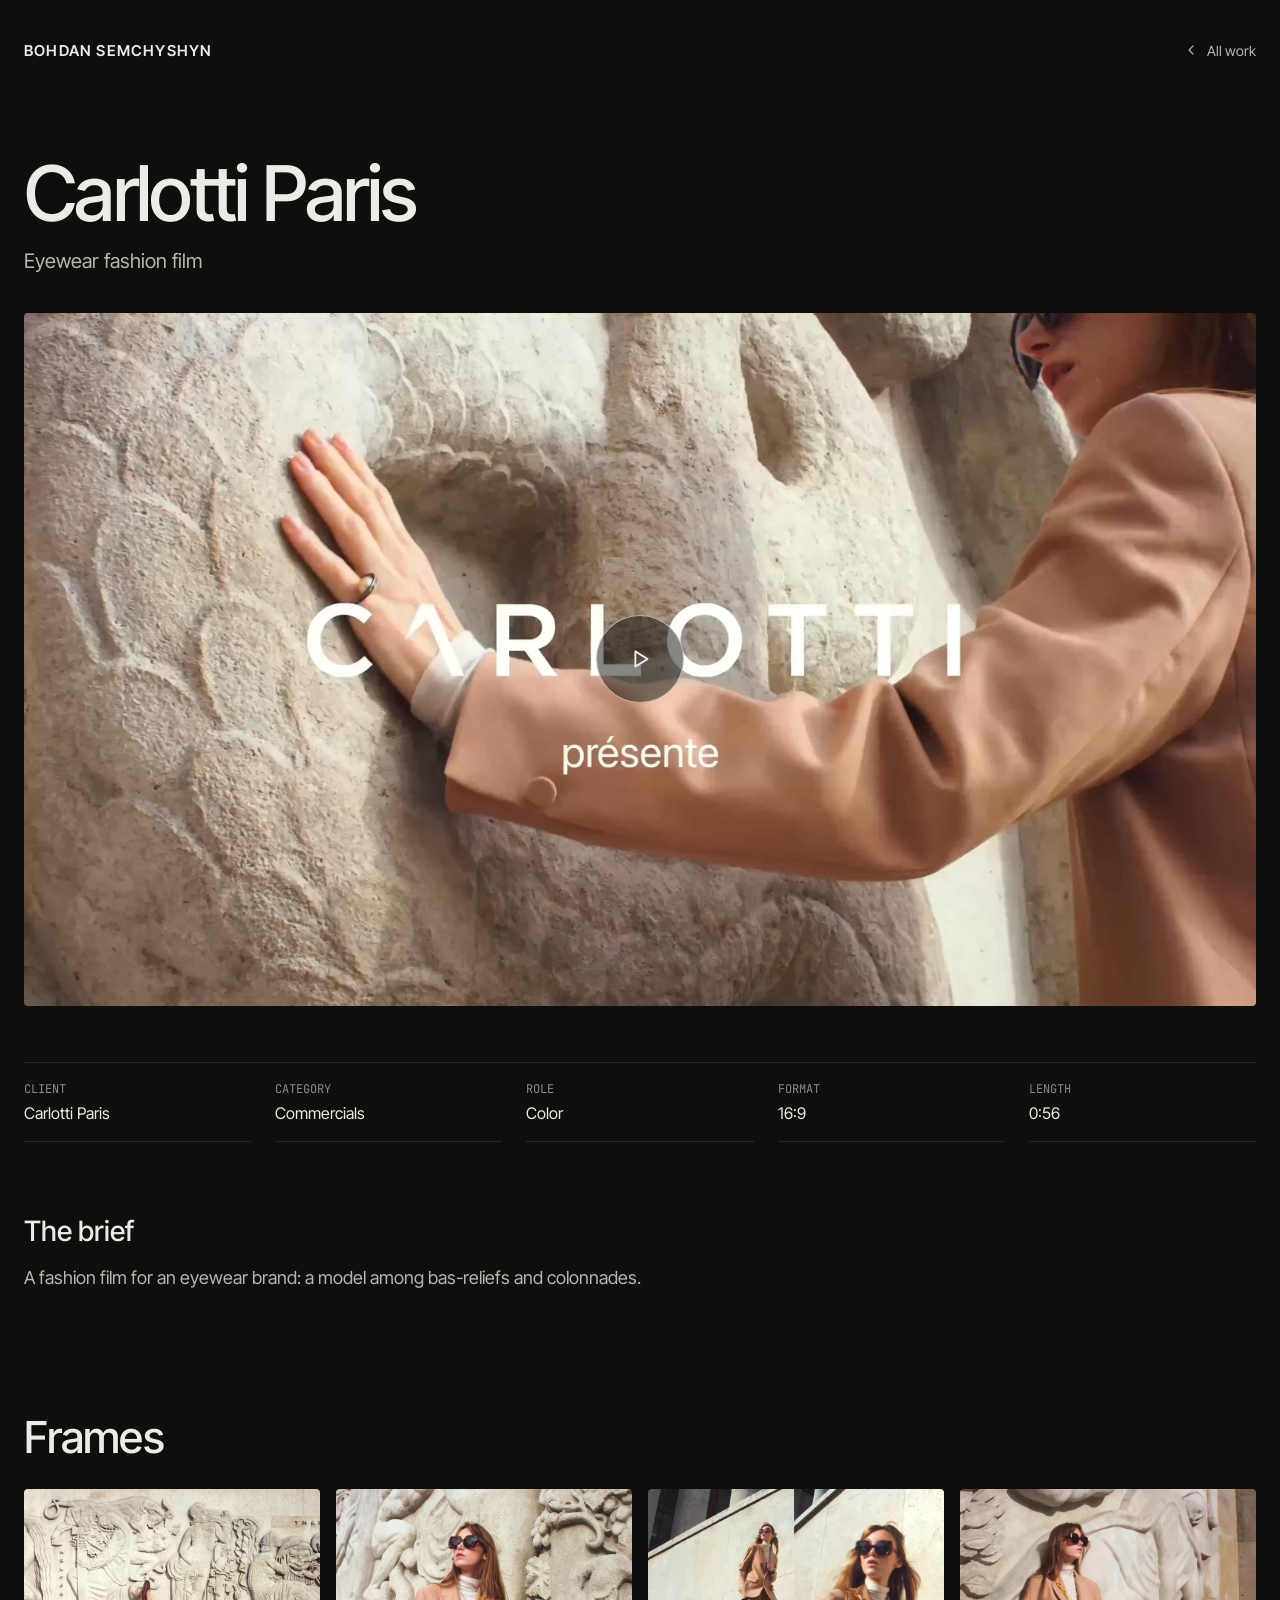
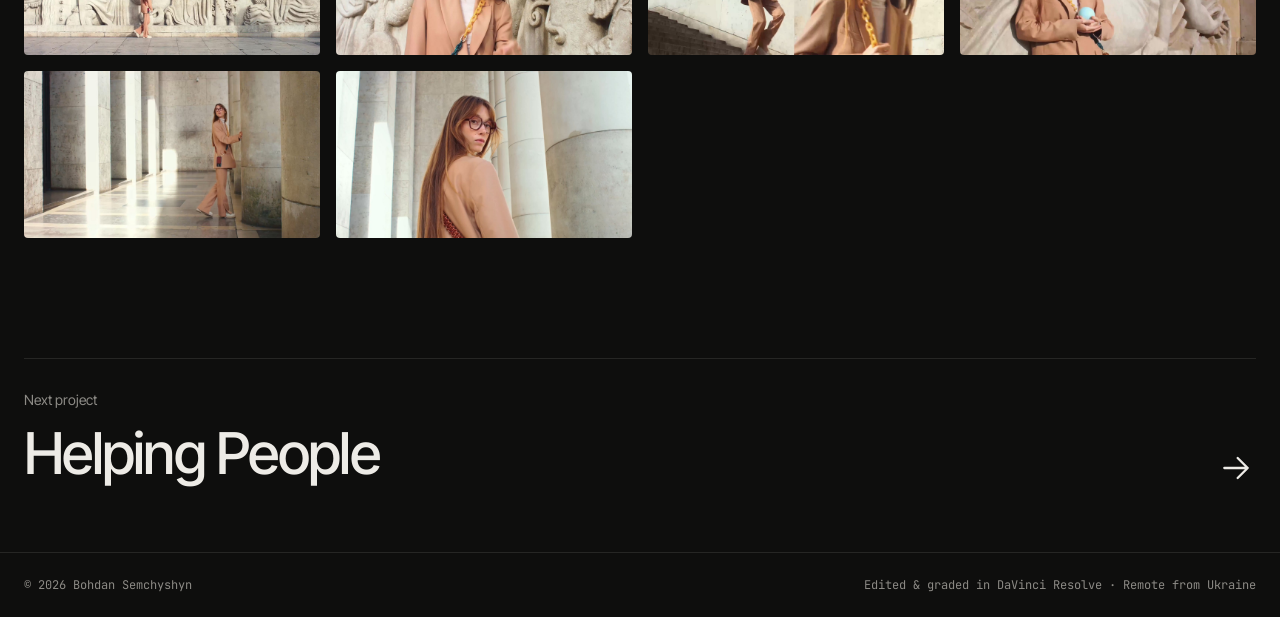
<file: project.html>
<!doctype html>
<html lang="en">
<head>
<meta charset="utf-8">
<meta name="viewport" content="width=device-width, initial-scale=1">
<link rel="icon" href="favicon.svg" type="image/svg+xml">
<link rel="icon" href="favicon-32.png" sizes="32x32" type="image/png">
<link rel="apple-touch-icon" href="apple-touch-icon.png">
<title>Project — Bohdan Semchyshyn</title>
<meta name="description" content="Video editing and color grading project by Bohdan Semchyshyn.">
<link rel="canonical" href="">
<meta property="og:title" content="">
<meta property="og:description" content="">
<meta property="og:image" content="">
<link rel="preconnect" href="https://fonts.googleapis.com">
<link rel="preconnect" href="https://fonts.gstatic.com" crossorigin>
<link href="https://fonts.googleapis.com/css2?family=Inter+Tight:wght@400;500;600&family=JetBrains+Mono:wght@400;500&display=swap" rel="stylesheet">
<link rel="stylesheet" href="assets/style.css">
</head>
<body data-page="project">

<header class="wrap site-header">
  <a class="logo" href="index.html">Bohdan Semchyshyn</a>
  <a class="back" href="index.html#work">
    <svg aria-hidden="true" width="16" height="16" viewBox="0 0 24 24" fill="none" stroke="currentColor" stroke-width="1.6" stroke-linecap="round" stroke-linejoin="round"><path d="M15 6l-6 6 6 6"/></svg>
    All work
  </a>
</header>

<main id="project"></main>

<footer class="wrap site-footer">
  <span>© <span data-year>2026</span> Bohdan Semchyshyn</span>
  <span>Edited &amp; graded in DaVinci Resolve · Remote from Ukraine</span>
</footer>

<script>
  // Always load fresh data, so changes from the admin panel show up right away
  (function () {
    var v = Date.now();
    function load(src, next) { var s = document.createElement('script'); s.src = src + '?v=' + v; s.onload = next; document.body.appendChild(s); }
    load('data/site.js', function () { load('assets/app.js'); });
  })();
</script>
</body>
</html>
</file>
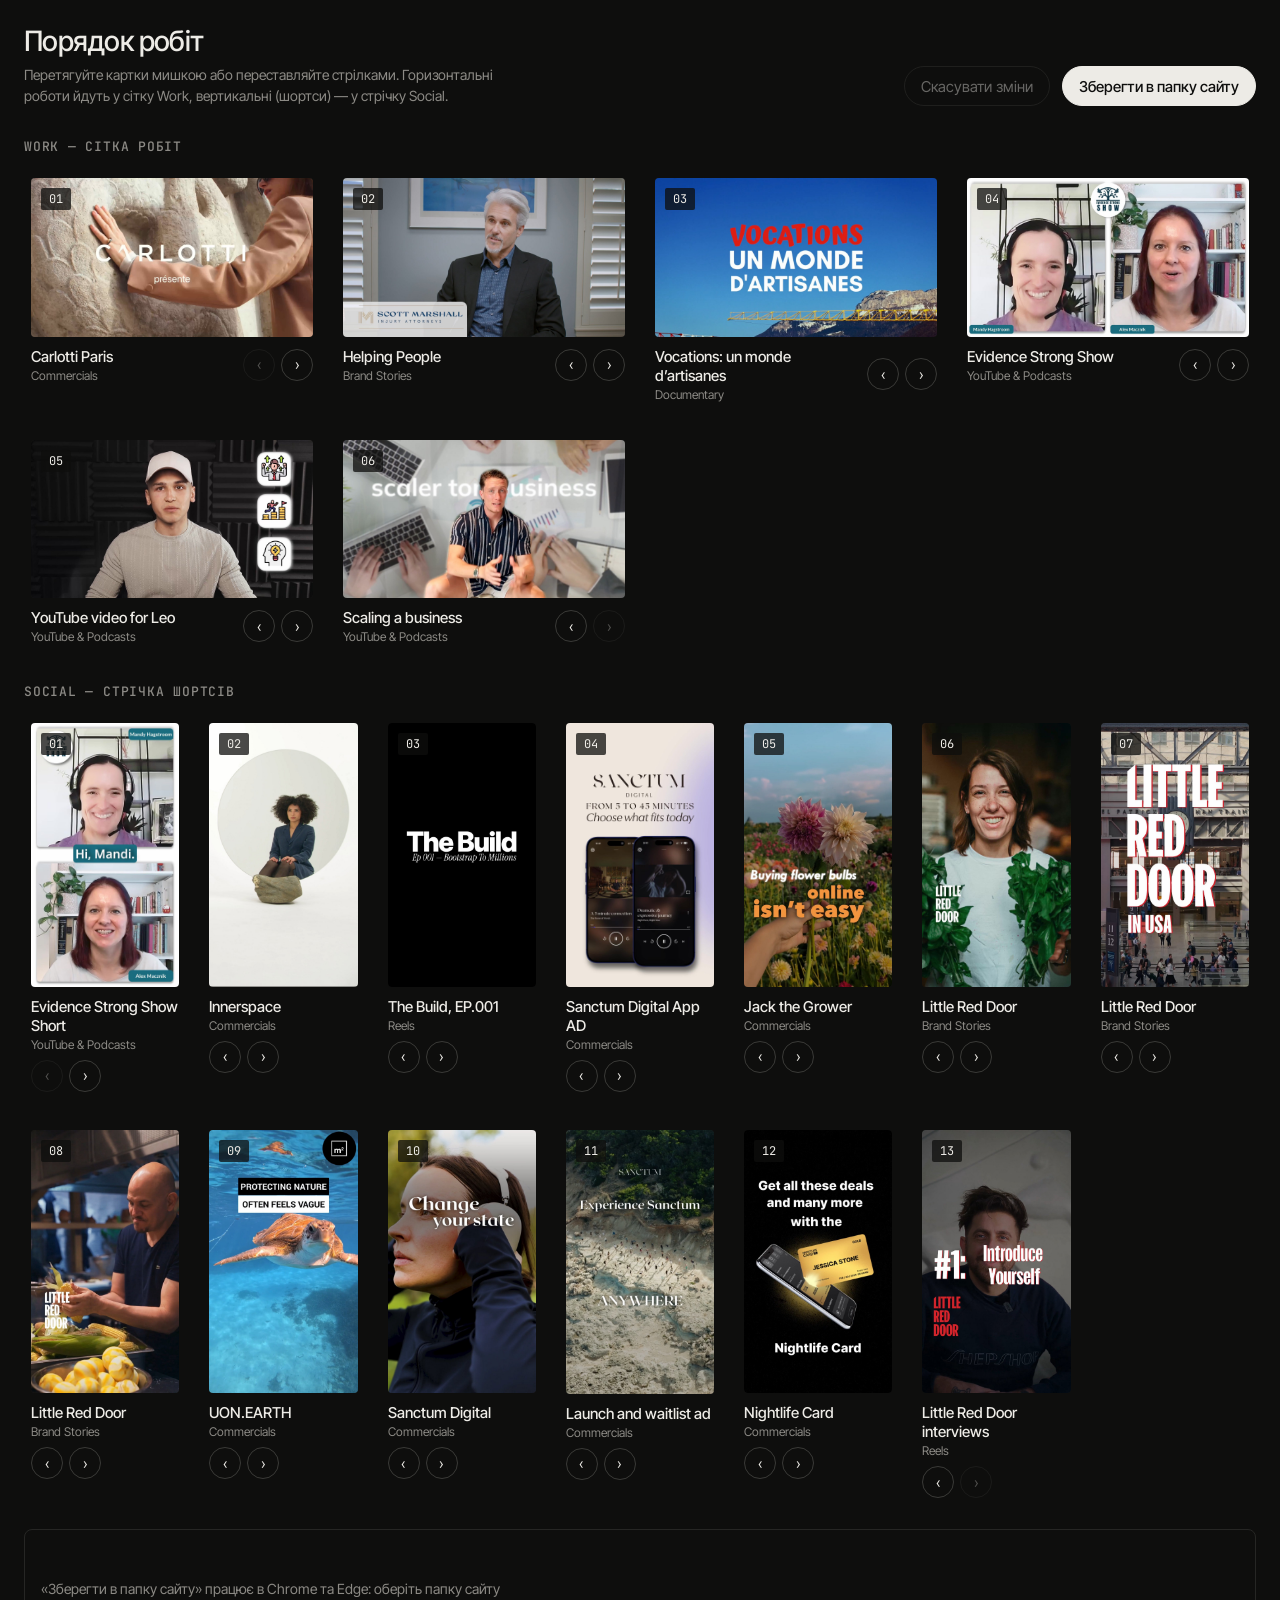
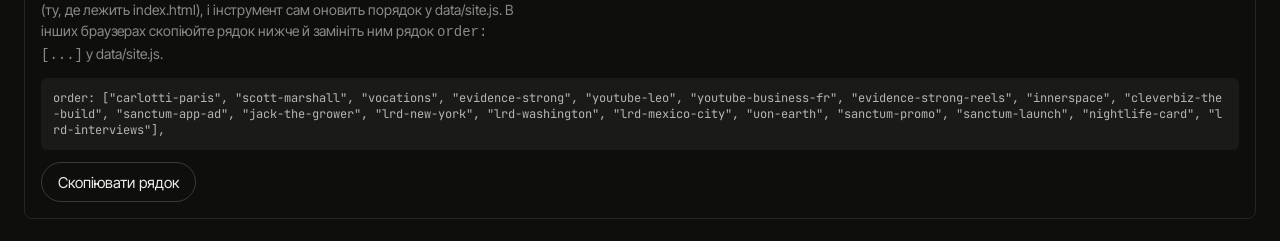
<file: tools/arrange.html>
<!doctype html>
<html lang="uk">
<head>
<meta charset="utf-8">
<meta name="viewport" content="width=device-width, initial-scale=1">
<title>Arrange Work</title>
<link rel="preconnect" href="https://fonts.googleapis.com">
<link href="https://fonts.googleapis.com/css2?family=Inter+Tight:wght@400;500;600&family=JetBrains+Mono:wght@400;500&display=swap" rel="stylesheet">
<style>
:root {
  --bg: #0E0E0D; --panel: #1A1A19; --line: #262624; --line-strong: #3A3A37;
  --ink: #EDEBE6; --ink-2: #B8B5AE; --ink-3: #8C8A85; --accent: #E0B36A; --danger: #E5786A;
  --sans: 'Inter Tight', system-ui, sans-serif; --mono: 'JetBrains Mono', ui-monospace, monospace;
  color-scheme: dark;
}
* { box-sizing: border-box; }
body { margin: 0; background: var(--bg); color: var(--ink); font-family: var(--sans); font-size: 15px; }
button { font: inherit; color: inherit; }
:focus-visible { outline: 2px solid var(--accent); outline-offset: 2px; }
.wrap { max-width: 1280px; margin: 0 auto; padding: 24px; display: grid; gap: 24px; }
header { display: flex; flex-wrap: wrap; justify-content: space-between; align-items: flex-end; gap: 16px; }
h1 { margin: 0; font-size: 28px; font-weight: 500; letter-spacing: -0.02em; }
.hint { color: var(--ink-3); font-size: 14px; line-height: 1.5; margin: 6px 0 0; max-width: 60ch; }
.row { display: flex; flex-wrap: wrap; gap: 12px; align-items: center; }
.btn { min-height: 40px; padding: 0 16px; border-radius: 999px; border: 1px solid var(--line-strong); background: transparent; cursor: pointer; }
.btn:hover { border-color: var(--ink-2); }
.btn.primary { background: var(--ink); color: var(--bg); border-color: var(--ink); font-weight: 500; }
.btn:disabled { opacity: 0.4; cursor: default; }
.grid { display: grid; grid-template-columns: repeat(auto-fill, minmax(260px, 1fr)); gap: 24px 16px; }
.card { position: relative; cursor: grab; user-select: none; border-radius: 6px; padding: 6px; border: 1px solid transparent; transition: border-color 0.15s, opacity 0.15s; }
.card:hover { border-color: var(--line-strong); }
.card.dragging { opacity: 0.35; }
.card.target { border-color: var(--accent); }
.thumb { position: relative; aspect-ratio: 16 / 9; border-radius: 4px; overflow: hidden; background: var(--panel); }
.thumb img { position: absolute; inset: 0; width: 100%; height: 100%; object-fit: cover; pointer-events: none; }
.thumb.v img.blur { filter: blur(24px) brightness(0.55); transform: scale(1.3); }
.thumb.v img.main { left: 50%; width: auto; aspect-ratio: 9 / 16; transform: translateX(-50%); }
.num { position: absolute; left: 10px; top: 10px; font-family: var(--mono); font-size: 12px; background: rgba(14,14,13,0.75); padding: 3px 8px; border-radius: 2px; }
.meta { display: flex; justify-content: space-between; align-items: center; gap: 8px; margin-top: 10px; }
.title { font-size: 15px; font-weight: 500; }
.cat { font-size: 12px; color: var(--ink-3); margin-top: 2px; }
.moves { display: flex; gap: 6px; flex: none; }
.moves button { width: 32px; height: 32px; border-radius: 50%; border: 1px solid var(--line-strong); background: transparent; cursor: pointer; display: flex; align-items: center; justify-content: center; }
.moves button:disabled { opacity: 0.3; cursor: default; }
.status { font-size: 14px; color: var(--ink-2); min-height: 20px; }
.status.ok { color: #8FD19E; } .status.err { color: var(--danger); }
pre { margin: 0; padding: 12px; background: var(--panel); border-radius: 6px; font-family: var(--mono); font-size: 12px; white-space: pre-wrap; word-break: break-all; color: var(--ink-2); }
.sec { margin: 8px 0 -8px; font-size: 13px; font-weight: 500; font-family: var(--mono); letter-spacing: 0.06em; text-transform: uppercase; color: var(--ink-3); }
.grid[data-g="reels"] { grid-template-columns: repeat(auto-fill, minmax(150px, 1fr)); }
.grid[data-g="reels"] .thumb { aspect-ratio: 9 / 16; }
.grid[data-g="reels"] .meta { flex-direction: column; align-items: flex-start; }
.box { border: 1px solid var(--line); border-radius: 8px; padding: 16px; display: grid; gap: 12px; }
</style>
</head>
<body>
<div class="wrap">
  <header>
    <div>
      <h1>Порядок робіт</h1>
      <p class="hint">Перетягуйте картки мишкою або переставляйте стрілками. Горизонтальні роботи йдуть у сітку Work, вертикальні (шортси) — у стрічку Social.</p>
    </div>
    <div class="row">
      <button class="btn" id="reset" disabled>Скасувати зміни</button>
      <button class="btn primary" id="save">Зберегти в папку сайту</button>
    </div>
  </header>

  <h2 class="sec">Work — сітка робіт</h2>
  <div class="grid" id="grid-work" data-g="work" role="list"></div>
  <h2 class="sec">Social — стрічка шортсів</h2>
  <div class="grid" id="grid-reels" data-g="reels" role="list"></div>

  <section class="box">
    <div class="status" id="status" role="status"></div>
    <p class="hint" id="saveHint" style="margin:0">«Зберегти в папку сайту» працює в Chrome та Edge: оберіть папку сайту (ту, де лежить index.html), і інструмент сам оновить порядок у data/site.js. В інших браузерах скопіюйте рядок нижче й замініть ним рядок <code>order: [...]</code> у data/site.js.</p>
    <pre id="line"></pre>
    <div class="row"><button class="btn" id="copy">Скопіювати рядок</button></div>
  </section>
</div>

<script src="../data/site.js"></script>
<script>
(function () {
  'use strict';
  var $ = function (id) { return document.getElementById(id); };
  var S = window.SITE || { projects: [] };
  var bySlug = {};
  S.projects.forEach(function (p) { bySlug[p.slug] = p; });

  function initialOrder() {
    var list = (S.order || []).filter(function (s) { return bySlug[s]; });
    S.projects.forEach(function (p) { if (list.indexOf(p.slug) < 0) list.push(p.slug); });
    return list;
  }
  var start = initialOrder();
  var order = start.slice();
  function group(g) { return order.filter(function (s) { return !!bySlug[s].vertical === (g === 'reels'); }); }
  function setGroup(g, list) { order = g === 'reels' ? group('work').concat(list) : list.concat(group('reels')); }
  var siteDir = null;

  function esc(s) { return String(s).replace(/[&<>"]/g, function (c) { return { '&': '&amp;', '<': '&lt;', '>': '&gt;', '"': '&quot;' }[c]; }); }

  function cardHTML(slug, i, n) {
    var p = bySlug[slug], img = '../img/' + slug + '/cover.jpg', v = !!p.vertical;
    return '<div class="card" role="listitem" draggable="true" data-i="' + i + '">' +
      '<div class="thumb">' +
      '<img class="main" src="' + img + '" alt="">' +
      '<span class="num">' + (i < 9 ? '0' : '') + (i + 1) + '</span></div>' +
      '<div class="meta"><div><div class="title">' + esc(p.title) + '</div><div class="cat">' + esc(p.category) + '</div></div>' +
      '<div class="moves"><button type="button" data-move="-1" aria-label="Перемістити «' + esc(p.title) + '» раніше"' + (i === 0 ? ' disabled' : '') + '>‹</button>' +
      '<button type="button" data-move="1" aria-label="Перемістити «' + esc(p.title) + '» пізніше"' + (i === n - 1 ? ' disabled' : '') + '>›</button></div></div></div>';
  }
  function render() {
    ['work', 'reels'].forEach(function (g) {
      var list = group(g);
      $('grid-' + g).innerHTML = list.map(function (s, i) { return cardHTML(s, i, list.length); }).join('');
    });
    $('line').textContent = 'order: [' + order.map(function (s) { return '"' + s + '"'; }).join(', ') + '],';
    $('reset').disabled = order.join() === start.join();
  }

  var from = null, fromG = null;
  ['work', 'reels'].forEach(function (g) {
    var el = $('grid-' + g);
    el.addEventListener('click', function (e) {
      var b = e.target.closest('button[data-move]'); if (!b) return;
      var list = group(g), i = +b.closest('.card').dataset.i, j = i + +b.dataset.move;
      if (j < 0 || j >= list.length) return;
      list.splice(j, 0, list.splice(i, 1)[0]); setGroup(g, list); render();
      var again = el.querySelector('.card[data-i="' + j + '"] button[data-move="' + b.dataset.move + '"]');
      if (again && !again.disabled) again.focus();
      status('');
    });
    el.addEventListener('dragstart', function (e) {
      var c = e.target.closest('.card'); if (!c) return;
      from = +c.dataset.i; fromG = g; c.classList.add('dragging');
      e.dataTransfer.effectAllowed = 'move';
      try { e.dataTransfer.setData('text/plain', String(from)); } catch (x) {}
    });
    el.addEventListener('dragover', function (e) {
      var c = e.target.closest('.card'); if (!c || from === null || fromG !== g) return;
      e.preventDefault();
      document.querySelectorAll('.card.target').forEach(function (x) { if (x !== c) x.classList.remove('target'); });
      c.classList.add('target');
    });
    el.addEventListener('drop', function (e) {
      var c = e.target.closest('.card'); if (!c || from === null || fromG !== g) return;
      e.preventDefault();
      var list = group(g); list.splice(+c.dataset.i, 0, list.splice(from, 1)[0]);
      setGroup(g, list); from = null; render(); status('');
    });
    el.addEventListener('dragend', function () {
      from = null;
      document.querySelectorAll('.card').forEach(function (x) { x.classList.remove('dragging', 'target'); });
    });
  });

  $('reset').addEventListener('click', function () { order = start.slice(); render(); status(''); });

  $('copy').addEventListener('click', function () {
    var t = $('line').textContent;
    (navigator.clipboard ? navigator.clipboard.writeText(t) : Promise.reject())
      .then(function () { status('Рядок скопійовано. Замініть ним рядок order: [...] у data/site.js.', 'ok'); })
      .catch(function () {
        var r = document.createRange(); r.selectNodeContents($('line'));
        var s = window.getSelection(); s.removeAllRanges(); s.addRange(r);
        status('Рядок виділено, натисніть Ctrl+C (або Cmd+C).', 'ok');
      });
  });

  $('save').addEventListener('click', async function () {
    if (!('showDirectoryPicker' in window)) { $('copy').click(); return; }
    try {
      if (!siteDir) siteDir = await window.showDirectoryPicker({ id: 'portfolio-site', mode: 'readwrite' });
      var data;
      try { data = await siteDir.getDirectoryHandle('data'); }
      catch (e) { siteDir = null; status('У вибраній папці немає папки data. Оберіть папку сайту, де лежить index.html.', 'err'); return; }
      var fh = await data.getFileHandle('site.js');
      var text = await (await fh.getFile()).text();
      var re = /order:\s*\[[^\]]*\],?/;
      var line = $('line').textContent;
      var out;
      if (re.test(text)) out = text.replace(re, line);
      else out = text.replace(/(\n\s*projects:\s*\[)/, '\n  ' + line + '\n$1');
      if (out === text && !re.test(text)) { status('Не знайшов, куди вписати порядок. Скопіюйте рядок вручну.', 'err'); return; }
      var w = await fh.createWritable(); await w.write(out); await w.close();
      start = order.slice(); render();
      status('Порядок збережено в data/site.js. Оновіть сторінку сайту, щоб побачити зміни.', 'ok');
    } catch (e) {
      if (e && e.name === 'AbortError') return;
      status('Не вдалося зберегти: ' + (e && e.message ? e.message : e) + '. Скопіюйте рядок вручну.', 'err');
    }
  });

  function status(msg, kind) { var s = $('status'); s.textContent = msg; s.className = 'status' + (kind ? ' ' + kind : ''); }
  if (!('showDirectoryPicker' in window)) {
    $('save').textContent = 'Скопіювати порядок';
    $('saveHint').textContent = 'Ваш браузер не дозволяє зберігати прямо в папку. Скопіюйте рядок нижче й замініть ним рядок order: [...] у data/site.js. Щоб зберігати автоматично, відкрийте інструмент у Chrome або Edge.';
  }
  render();
})();
</script>
</body>
</html>
</file>
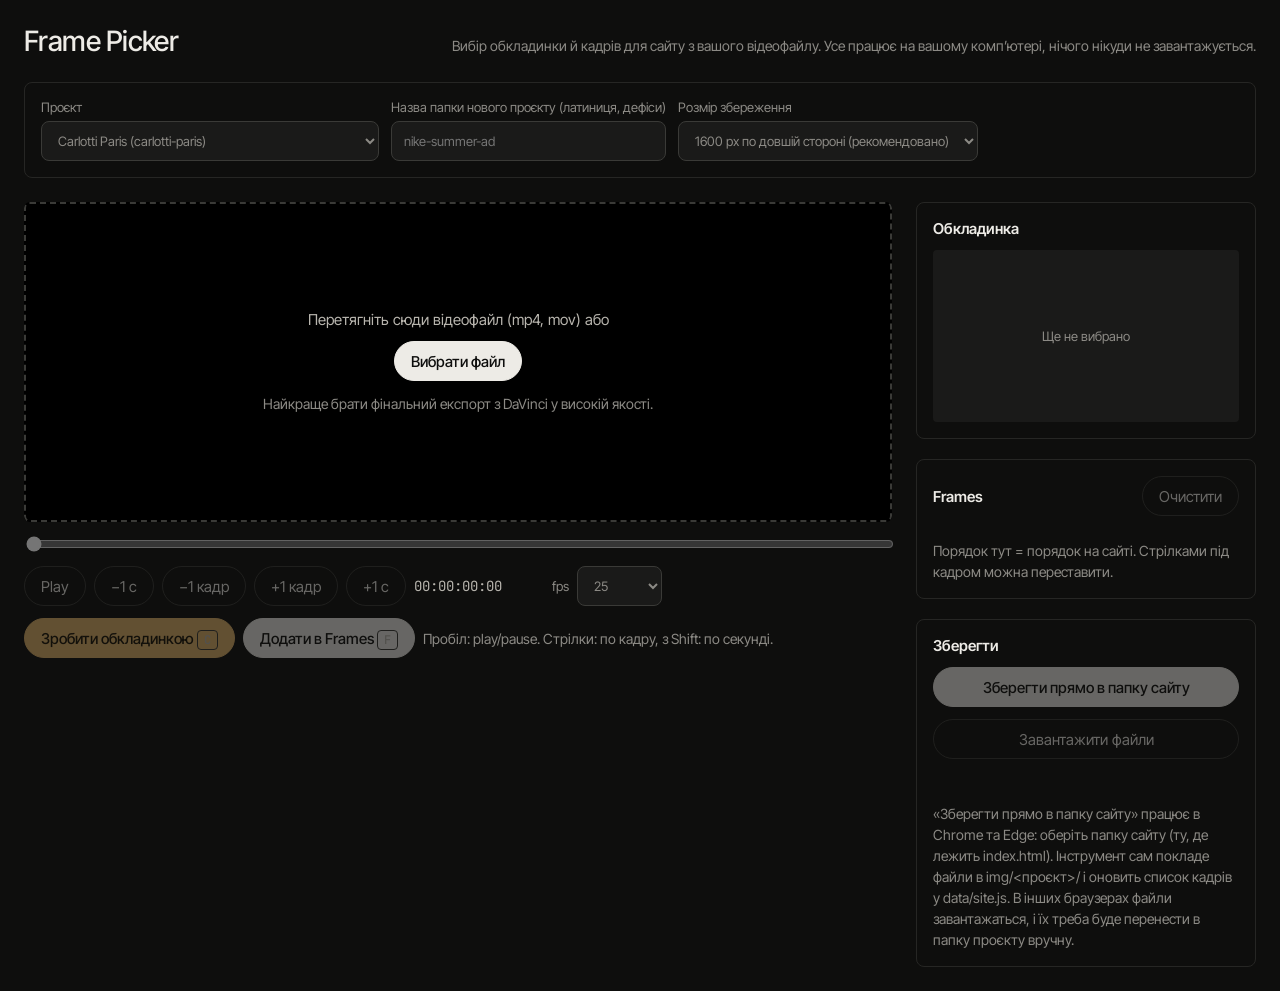
<file: tools/frame-picker.html>
<!doctype html>
<html lang="uk">
<head>
<meta charset="utf-8">
<meta name="viewport" content="width=device-width, initial-scale=1">
<title>Frame Picker</title>
<link rel="preconnect" href="https://fonts.googleapis.com">
<link href="https://fonts.googleapis.com/css2?family=Inter+Tight:wght@400;500;600&family=JetBrains+Mono:wght@400;500&display=swap" rel="stylesheet">
<style>
:root {
  --bg: #0E0E0D; --panel: #1A1A19; --line: #262624; --line-strong: #3A3A37;
  --ink: #EDEBE6; --ink-2: #B8B5AE; --ink-3: #8C8A85; --accent: #E0B36A; --danger: #E5786A;
  --sans: 'Inter Tight', system-ui, sans-serif; --mono: 'JetBrains Mono', ui-monospace, monospace;
  color-scheme: dark;
}
* { box-sizing: border-box; }
body { margin: 0; background: var(--bg); color: var(--ink); font-family: var(--sans); font-size: 15px; }
button, input, select { font: inherit; color: inherit; }
:focus-visible { outline: 2px solid var(--accent); outline-offset: 2px; }
.wrap { max-width: 1280px; margin: 0 auto; padding: 24px; display: grid; gap: 24px; }
header { display: flex; flex-wrap: wrap; justify-content: space-between; align-items: baseline; gap: 12px; }
h1 { margin: 0; font-size: 28px; font-weight: 500; letter-spacing: -0.02em; }
.hint { color: var(--ink-3); font-size: 14px; line-height: 1.5; margin: 0; }
.row { display: flex; flex-wrap: wrap; gap: 12px; align-items: center; }
.btn { min-height: 40px; padding: 0 16px; border-radius: 999px; border: 1px solid var(--line-strong); background: transparent; cursor: pointer; }
.btn:hover { border-color: var(--ink-2); }
.btn.primary { background: var(--ink); color: var(--bg); border-color: var(--ink); font-weight: 500; }
.btn.accent { background: var(--accent); color: #1a1408; border-color: var(--accent); font-weight: 500; }
.btn:disabled { opacity: 0.4; cursor: default; }
select, input[type="text"] { min-height: 40px; padding: 0 12px; border-radius: 8px; border: 1px solid var(--line-strong); background: var(--panel); }
label.field { display: grid; gap: 6px; font-size: 13px; color: var(--ink-3); }
.grid { display: grid; grid-template-columns: minmax(0, 1fr) 340px; gap: 24px; align-items: start; }
@media (max-width: 900px) { .grid { grid-template-columns: 1fr; } }
.stage { background: #000; border-radius: 6px; overflow: hidden; display: flex; align-items: center; justify-content: center; min-height: 320px; position: relative; }
.stage video { display: block; max-width: 100%; max-height: 70vh; }
.drop { position: absolute; inset: 0; display: flex; flex-direction: column; align-items: center; justify-content: center; gap: 12px; color: var(--ink-2); border: 2px dashed var(--line-strong); border-radius: 6px; text-align: center; padding: 24px; }
.drop.over { border-color: var(--accent); color: var(--ink); }
.controls { display: flex; flex-wrap: wrap; gap: 8px; align-items: center; }
.tc { font-family: var(--mono); font-size: 14px; color: var(--ink-2); min-width: 130px; }
input[type="range"] { width: 100%; accent-color: var(--accent); }
.side { display: grid; gap: 20px; }
.box { border: 1px solid var(--line); border-radius: 8px; padding: 16px; display: grid; gap: 12px; }
.box h2 { margin: 0; font-size: 15px; font-weight: 600; }
.cover { aspect-ratio: 16 / 9; background: var(--panel); border-radius: 4px; overflow: hidden; display: flex; align-items: center; justify-content: center; color: var(--ink-3); font-size: 13px; }
.cover img { width: 100%; height: 100%; object-fit: contain; }
.tray { display: grid; grid-template-columns: repeat(auto-fill, minmax(90px, 1fr)); gap: 8px; }
.thumb { position: relative; border-radius: 4px; overflow: hidden; background: var(--panel); aspect-ratio: 16 / 9; }
.thumb.v { aspect-ratio: 9 / 16; }
.thumb img { width: 100%; height: 100%; object-fit: cover; display: block; }
.thumb .n { position: absolute; left: 4px; top: 4px; font-family: var(--mono); font-size: 11px; background: rgba(0,0,0,0.65); padding: 1px 5px; border-radius: 2px; }
.thumb .x { position: absolute; right: 4px; top: 4px; width: 24px; height: 24px; border-radius: 50%; border: 0; background: rgba(0,0,0,0.7); cursor: pointer; display: flex; align-items: center; justify-content: center; }
.thumb .mv { position: absolute; bottom: 4px; display: flex; gap: 4px; right: 4px; }
.thumb .mv button { width: 22px; height: 22px; border-radius: 50%; border: 0; background: rgba(0,0,0,0.7); cursor: pointer; font-size: 12px; line-height: 1; }
pre { margin: 0; padding: 12px; background: var(--panel); border-radius: 6px; font-family: var(--mono); font-size: 12px; white-space: pre-wrap; word-break: break-all; color: var(--ink-2); }
.status { font-size: 14px; color: var(--ink-2); min-height: 20px; }
.status.ok { color: #8FD19E; } .status.err { color: var(--danger); }
kbd { font-family: var(--mono); font-size: 12px; border: 1px solid var(--line-strong); border-radius: 4px; padding: 1px 6px; color: var(--ink-2); }
</style>
</head>
<body>
<div class="wrap">
  <header>
    <h1>Frame Picker</h1>
    <p class="hint">Вибір обкладинки й кадрів для сайту з вашого відеофайлу. Усе працює на вашому компʼютері, нічого нікуди не завантажується.</p>
  </header>

  <section class="box">
    <div class="row">
      <label class="field">Проєкт
        <select id="project"></select>
      </label>
      <label class="field" id="newSlugWrap" hidden>Назва папки нового проєкту (латиниця, дефіси)
        <input type="text" id="newSlug" placeholder="nike-summer-ad" pattern="[a-z0-9-]+">
      </label>
      <label class="field">Розмір збереження
        <select id="size">
          <option value="1600" selected>1600 px по довшій стороні (рекомендовано)</option>
          <option value="1920">1920 px</option>
          <option value="1280">1280 px</option>
        </select>
      </label>
    </div>
  </section>

  <div class="grid">
    <div style="display:grid;gap:12px;min-width:0">
      <div class="stage" id="stage">
        <video id="video" playsinline hidden></video>
        <div class="drop" id="drop">
          <div>Перетягніть сюди відеофайл (mp4, mov) або</div>
          <label class="btn primary" style="display:inline-flex;align-items:center">Вибрати файл
            <input type="file" id="file" accept="video/*" hidden>
          </label>
          <div class="hint">Найкраще брати фінальний експорт з DaVinci у високій якості.</div>
        </div>
      </div>
      <input type="range" id="scrub" min="0" max="1000" value="0" step="1" aria-label="Позиція у відео" disabled>
      <div class="controls">
        <button class="btn" id="play" disabled>Play</button>
        <button class="btn" id="back1s" disabled title="Shift + ←">−1 с</button>
        <button class="btn" id="backF" disabled title="←">−1 кадр</button>
        <button class="btn" id="fwdF" disabled title="→">+1 кадр</button>
        <button class="btn" id="fwd1s" disabled title="Shift + →">+1 с</button>
        <span class="tc" id="tc">00:00:00:00</span>
        <label class="field" style="flex-direction:row;display:flex;align-items:center;gap:8px">fps
          <select id="fps"><option>23.976</option><option selected>25</option><option>29.97</option><option>30</option><option>50</option><option>60</option></select>
        </label>
      </div>
      <div class="controls">
        <button class="btn accent" id="setCover" disabled>Зробити обкладинкою <kbd>C</kbd></button>
        <button class="btn primary" id="addFrame" disabled>Додати в Frames <kbd>F</kbd></button>
        <span class="hint">Пробіл: play/pause. Стрілки: по кадру, з Shift: по секунді.</span>
      </div>
    </div>

    <aside class="side">
      <div class="box">
        <h2>Обкладинка</h2>
        <div class="cover" id="coverBox">Ще не вибрано</div>
      </div>
      <div class="box">
        <div class="row" style="justify-content:space-between"><h2>Frames <span id="fcount" class="hint"></span></h2>
          <button class="btn" id="clearFrames" disabled>Очистити</button></div>
        <div class="tray" id="tray"></div>
        <p class="hint">Порядок тут = порядок на сайті. Стрілками під кадром можна переставити.</p>
      </div>
      <div class="box">
        <h2>Зберегти</h2>
        <button class="btn primary" id="saveFolder" disabled>Зберегти прямо в папку сайту</button>
        <button class="btn" id="saveDownload" disabled>Завантажити файли</button>
        <div class="status" id="status" role="status"></div>
        <p class="hint" id="saveHint">«Зберегти прямо в папку сайту» працює в Chrome та Edge: оберіть папку сайту (ту, де лежить index.html). Інструмент сам покладе файли в img/&lt;проєкт&gt;/ і оновить список кадрів у data/site.js. В інших браузерах файли завантажаться, і їх треба буде перенести в папку проєкту вручну.</p>
        <pre id="snippet" hidden></pre>
      </div>
    </aside>
  </div>
</div>

<script src="../data/site.js"></script>
<script>
(function () {
  'use strict';
  var $ = function (id) { return document.getElementById(id); };
  var video = $('video'), scrub = $('scrub');
  var cover = null;            // { blob, url }
  var frames = [];             // [{ blob, url }]
  var fileName = '';
  var siteDir = null;          // FileSystemDirectoryHandle

  // Project list
  var projects = (window.SITE && window.SITE.projects) || [];
  var sel = $('project');
  sel.innerHTML = projects.map(function (p) {
    return '<option value="' + p.slug + '">' + p.title + ' (' + p.slug + ')</option>';
  }).join('') + '<option value="__new">+ Новий проєкт…</option>';
  sel.addEventListener('change', function () {
    $('newSlugWrap').hidden = sel.value !== '__new';
    updateSnippet();
  });
  $('newSlug').addEventListener('input', updateSnippet);
  function slug() {
    if (sel.value !== '__new') return sel.value;
    return ($('newSlug').value || '').trim().toLowerCase().replace(/[^a-z0-9-]+/g, '-').replace(/^-+|-+$/g, '');
  }

  // Load video
  function load(file) {
    if (!file || !/^video\//.test(file.type)) { status('Це не відеофайл. Оберіть mp4 або mov.', 'err'); return; }
    fileName = file.name;
    video.src = URL.createObjectURL(file);
    video.hidden = false;
    $('drop').hidden = true;
    status('');
  }
  $('file').addEventListener('change', function (e) { load(e.target.files[0]); });
  var stage = $('stage');
  stage.addEventListener('dragover', function (e) { e.preventDefault(); $('drop').classList.add('over'); });
  stage.addEventListener('dragleave', function () { $('drop').classList.remove('over'); });
  stage.addEventListener('drop', function (e) { e.preventDefault(); $('drop').classList.remove('over'); load(e.dataTransfer.files[0]); });

  video.addEventListener('loadedmetadata', function () {
    ['play', 'back1s', 'backF', 'fwdF', 'fwd1s', 'setCover', 'addFrame'].forEach(function (id) { $(id).disabled = false; });
    scrub.disabled = false;
    video.currentTime = Math.min(1, video.duration / 2);
  });

  // Transport
  function fps() { return parseFloat($('fps').value); }
  function seek(t) { video.pause(); video.currentTime = Math.max(0, Math.min(video.duration - 0.001, t)); }
  function tc(t) {
    var f = fps(), total = Math.round(t * f), fr = Math.round(f);
    var ff = total % fr, s = Math.floor(total / fr);
    function p(n) { return (n < 10 ? '0' : '') + n; }
    return p(Math.floor(s / 3600)) + ':' + p(Math.floor(s / 60) % 60) + ':' + p(s % 60) + ':' + p(ff);
  }
  video.addEventListener('timeupdate', sync);
  video.addEventListener('seeked', sync);
  function sync() {
    $('tc').textContent = tc(video.currentTime);
    if (video.duration) scrub.value = Math.round(video.currentTime / video.duration * 1000);
    $('play').textContent = video.paused ? 'Play' : 'Pause';
  }
  scrub.addEventListener('input', function () { seek(scrub.value / 1000 * video.duration); });
  $('play').addEventListener('click', function () { video.paused ? video.play() : video.pause(); });
  video.addEventListener('play', sync); video.addEventListener('pause', sync);
  $('back1s').addEventListener('click', function () { seek(video.currentTime - 1); });
  $('fwd1s').addEventListener('click', function () { seek(video.currentTime + 1); });
  $('backF').addEventListener('click', function () { seek(video.currentTime - 1 / fps()); });
  $('fwdF').addEventListener('click', function () { seek(video.currentTime + 1 / fps()); });
  document.addEventListener('keydown', function (e) {
    if (video.hidden || /INPUT|SELECT|TEXTAREA/.test(document.activeElement.tagName) && document.activeElement.type !== 'range') return;
    var k = e.key;
    if (k === ' ') { e.preventDefault(); $('play').click(); }
    else if (k === 'ArrowLeft') { e.preventDefault(); seek(video.currentTime - (e.shiftKey ? 1 : 1 / fps())); }
    else if (k === 'ArrowRight') { e.preventDefault(); seek(video.currentTime + (e.shiftKey ? 1 : 1 / fps())); }
    else if (k === 'c' || k === 'C' || k === 'с' || k === 'С') { grab().then(setCover); }
    else if (k === 'f' || k === 'F' || k === 'а' || k === 'А') { grab().then(addFrame); }
  });

  // Capture the current frame as JPEG
  function grab() {
    video.pause();
    var long = parseInt($('size').value, 10);
    var w = video.videoWidth, h = video.videoHeight;
    var s = Math.min(1, long / Math.max(w, h));
    var c = document.createElement('canvas');
    c.width = Math.round(w * s); c.height = Math.round(h * s);
    var ctx = c.getContext('2d');
    ctx.imageSmoothingQuality = 'high';
    ctx.drawImage(video, 0, 0, c.width, c.height);
    return new Promise(function (res) {
      c.toBlob(function (b) { res({ blob: b, url: URL.createObjectURL(b), vertical: h > w }); }, 'image/jpeg', 0.86);
    });
  }
  function setCover(f) {
    cover = f;
    $('coverBox').innerHTML = '<img src="' + f.url + '" alt="Обкладинка">';
    $('coverBox').style.aspectRatio = f.vertical ? '9 / 16' : '16 / 9';
    refresh();
    status('Обкладинку вибрано: ' + tc(video.currentTime), 'ok');
  }
  function addFrame(f) { frames.push(f); refresh(); status('Кадр ' + frames.length + ' додано: ' + tc(video.currentTime), 'ok'); }
  $('setCover').addEventListener('click', function () { grab().then(setCover); });
  $('addFrame').addEventListener('click', function () { grab().then(addFrame); });
  $('clearFrames').addEventListener('click', function () { frames = []; refresh(); });

  function name(i) { return (i < 9 ? '0' : '') + (i + 1) + '.jpg'; }
  function refresh() {
    $('tray').innerHTML = frames.map(function (f, i) {
      return '<div class="thumb' + (f.vertical ? ' v' : '') + '"><img src="' + f.url + '" alt="Кадр ' + (i + 1) + '">' +
        '<span class="n">' + name(i) + '</span>' +
        '<button class="x" data-del="' + i + '" aria-label="Видалити кадр ' + (i + 1) + '">✕</button>' +
        '<span class="mv"><button data-up="' + i + '" aria-label="Перемістити вліво">‹</button><button data-down="' + i + '" aria-label="Перемістити вправо">›</button></span></div>';
    }).join('');
    $('fcount').textContent = frames.length ? '(' + frames.length + ')' : '';
    $('clearFrames').disabled = !frames.length;
    var any = !!cover || frames.length > 0;
    $('saveFolder').disabled = !any || !('showDirectoryPicker' in window);
    $('saveDownload').disabled = !any;
    updateSnippet();
  }
  $('tray').addEventListener('click', function (e) {
    var b = e.target.closest('button'); if (!b) return;
    var i;
    if (b.dataset.del != null) { frames.splice(+b.dataset.del, 1); }
    else if (b.dataset.up != null && (i = +b.dataset.up) > 0) { frames.splice(i - 1, 0, frames.splice(i, 1)[0]); }
    else if (b.dataset.down != null && (i = +b.dataset.down) < frames.length - 1) { frames.splice(i + 1, 0, frames.splice(i, 1)[0]); }
    refresh();
  });

  function framesLine() {
    return 'frames: [' + frames.map(function (f, i) { return '"' + name(i) + '"'; }).join(', ') + ']';
  }
  function updateSnippet() {
    var pre = $('snippet');
    if (!frames.length) { pre.hidden = true; return; }
    pre.hidden = false;
    pre.textContent = 'Рядок для проєкту «' + (slug() || '…') + '» у data/site.js:\n' + framesLine() + ',';
  }

  function status(msg, kind) { var s = $('status'); s.textContent = msg; s.className = 'status' + (kind ? ' ' + kind : ''); }

  // Save into the site folder (Chrome, Edge)
  $('saveFolder').addEventListener('click', async function () {
    var sl = slug();
    if (!sl) { status('Впишіть назву папки нового проєкту.', 'err'); return; }
    try {
      if (!siteDir) siteDir = await window.showDirectoryPicker({ id: 'portfolio-site', mode: 'readwrite' });
      var img;
      try { img = await siteDir.getDirectoryHandle('img'); }
      catch (e) { siteDir = null; status('У вибраній папці немає папки img. Оберіть папку сайту, де лежить index.html.', 'err'); return; }
      var dir = await img.getDirectoryHandle(sl, { create: true });
      if (cover) await write(dir, 'cover.jpg', cover.blob);
      var updated = false;
      if (frames.length) {
        for await (var entry of dir.values()) {
          if (entry.kind === 'file' && /^\d{2}\.jpg$/.test(entry.name)) await dir.removeEntry(entry.name);
        }
        for (var i = 0; i < frames.length; i++) await write(dir, name(i), frames[i].blob);
        updated = await updateSiteJs(sl);
      }
      var parts = [];
      if (cover) parts.push('обкладинку');
      if (frames.length) parts.push(frames.length + ' кадр(ів)');
      status('Збережено ' + parts.join(' і ') + ' в img/' + sl + '/.' +
        (frames.length ? (updated ? ' Список кадрів у data/site.js оновлено.' : ' Список кадрів у data/site.js оновіть вручну рядком нижче.') : '') +
        (sel.value === '__new' ? ' Не забудьте додати новий проєкт у data/site.js.' : ''), 'ok');
    } catch (e) {
      if (e && e.name === 'AbortError') return;
      status('Не вдалося зберегти: ' + (e && e.message ? e.message : e) + '. Спробуйте «Завантажити файли».', 'err');
    }
  });
  async function write(dir, fname, blob) {
    var fh = await dir.getFileHandle(fname, { create: true });
    var w = await fh.createWritable(); await w.write(blob); await w.close();
  }
  // Replace the frames list of this project in data/site.js
  async function updateSiteJs(sl) {
    try {
      var data = await siteDir.getDirectoryHandle('data');
      var fh = await data.getFileHandle('site.js');
      var text = await (await fh.getFile()).text();
      var at = text.indexOf('slug: "' + sl + '"');
      if (at < 0) return false;
      var nextSlug = text.indexOf('slug: "', at + 7);
      var end = nextSlug < 0 ? text.length : nextSlug;
      var block = text.slice(at, end);
      var re = /frames:\s*\[[^\]]*\]/;
      if (!re.test(block)) return false;
      var out = text.slice(0, at) + block.replace(re, framesLine()) + text.slice(end);
      var w = await fh.createWritable(); await w.write(out); await w.close();
      return true;
    } catch (e) { return false; }
  }

  // Fallback: download the files
  $('saveDownload').addEventListener('click', function () {
    var list = [];
    if (cover) list.push(['cover.jpg', cover.url]);
    frames.forEach(function (f, i) { list.push([name(i), f.url]); });
    list.forEach(function (it, k) {
      setTimeout(function () {
        var a = document.createElement('a'); a.href = it[1]; a.download = it[0];
        document.body.appendChild(a); a.click(); a.remove();
      }, k * 250);
    });
    status('Файли завантажено. Перенесіть їх у папку img/' + (slug() || '<проєкт>') + '/ і замініть старі. Список кадрів для data/site.js нижче.', 'ok');
  });

  if (!('showDirectoryPicker' in window)) {
    $('saveHint').textContent = 'Ваш браузер не дозволяє зберігати прямо в папку. Файли завантажаться, і їх треба перенести в img/<проєкт>/ вручну. Щоб зберігати одразу в папку сайту, відкрийте інструмент у Chrome або Edge.';
  }
  refresh();
})();
</script>
</body>
</html>
</file>
<file: assets/style.css>
:root {
  --bg: #0E0E0D;
  --panel: #1A1A19;
  --line: #262624;
  --line-strong: #3A3A37;
  --ink: #EDEBE6;
  --ink-2: #B8B5AE;
  --ink-3: #8C8A85;
  --accent: #E0B36A;
  --sans: 'Inter Tight', system-ui, -apple-system, sans-serif;
  --mono: 'JetBrains Mono', ui-monospace, monospace;
  --ease-out: cubic-bezier(0.16, 1, 0.3, 1);
  --wrap: 1280px;
  --pad: 24px;
}

* { box-sizing: border-box; }
html { scroll-behavior: smooth; scrollbar-color: var(--line-strong) var(--bg); }
::selection { background: var(--accent); color: #1a1408; }
body { margin: 0; background: var(--bg); color: var(--ink); font-family: var(--sans); -webkit-font-smoothing: antialiased; }
img { display: block; max-width: 100%; }
a { color: var(--ink); text-decoration: none; }
a:hover { color: var(--accent); }
:focus-visible { outline: 2px solid var(--accent); outline-offset: 3px; }
button { font: inherit; color: inherit; }
@media (prefers-reduced-motion: reduce) { html { scroll-behavior: auto; } }
@view-transition { navigation: auto; }

.wrap { max-width: var(--wrap); margin: 0 auto; padding: 0 var(--pad); }
.section { padding-top: 120px; }
.eyebrow { margin: 0 0 12px; font-family: var(--mono); font-size: 13px; color: var(--ink-3); letter-spacing: 0.02em; }
.h2 { margin: 0; font-size: clamp(32px, 4vw, 44px); font-weight: 500; letter-spacing: -0.02em; line-height: 1.1; }
.muted { color: var(--ink-2); }
.small { font-size: 14px; color: var(--ink-3); }
.sr-only { position: absolute; width: 1px; height: 1px; overflow: hidden; clip: rect(0 0 0 0); white-space: nowrap; }

/* Header */
.site-header { display: flex; flex-wrap: wrap; align-items: center; justify-content: space-between; gap: 16px; padding-top: 28px; padding-bottom: 28px; }
.logo { font-size: 15px; font-weight: 600; letter-spacing: 0.08em; text-transform: uppercase; }
.nav { display: flex; flex-wrap: wrap; gap: 28px; font-size: 14px; }
.nav a { color: var(--ink-2); }
.nav a:hover { color: var(--ink); }
.status { display: flex; align-items: center; gap: 8px; font-family: var(--mono); font-size: 12px; color: var(--ink-2); }
.status::before { content: ""; width: 8px; height: 8px; border-radius: 50%; background: var(--accent); }
.back { display: inline-flex; align-items: center; gap: 8px; min-height: 44px; font-size: 14px; color: var(--ink-2); }

/* Hero: headline and a short side note, so the showreel starts inside the first screen */
.hero { display: grid; grid-template-columns: minmax(0, 2fr) minmax(0, 1fr); gap: 32px 48px; align-items: end; padding-top: 40px; padding-bottom: 40px; }
.hero h1 { margin: 0; font-size: clamp(36px, 4.3vw, 62px); line-height: 1.04; font-weight: 500; letter-spacing: -0.035em; text-wrap: balance; }
.hero h1 .line { display: block; overflow: hidden; padding-bottom: 0.08em; margin-bottom: -0.08em; }
.hero h1 .line > span { display: block; }
.hero-side p { margin: 0; font-size: 17px; line-height: 1.55; color: var(--ink-2); max-width: 46ch; }
.hero-side .facts { margin-top: 16px; color: var(--ink); font-size: 15px; }
@media (max-width: 1000px) {
  .hero { grid-template-columns: 1fr; padding-top: 24px; }
  .hero h1 .line, .hero h1 .line > span { display: inline; }
  .hero h1 .line > span { animation: none; }
  .hero h1 { animation: soft-in 0.7s var(--ease-out) both; }
}

/* Player (cover with play button that turns into a Vimeo iframe) */
.player { position: relative; aspect-ratio: 16 / 9; background: var(--panel); border-radius: 4px; overflow: hidden; }
.player.is-vertical { aspect-ratio: 9 / 16; border-radius: 14px; }
.player img, .player iframe { position: absolute; inset: 0; width: 100%; height: 100%; object-fit: cover; border: 0; }
.play { position: absolute; inset: 0; display: flex; align-items: center; justify-content: center; width: 100%; border: 0; padding: 0; background: transparent; cursor: pointer; }
.play span { width: 88px; height: 88px; border-radius: 50%; border: 1px solid rgba(237,235,230,0.6); background: rgba(14,14,13,0.5); display: flex; align-items: center; justify-content: center; transition: transform 0.2s, background 0.2s; }
.play:hover span { transform: scale(1.06); background: rgba(14,14,13,0.7); }
.player .tag { position: absolute; left: 24px; bottom: 20px; display: flex; gap: 12px; font-family: var(--mono); font-size: 12px; background: rgba(14,14,13,0.6); padding: 6px 10px; border-radius: 2px; pointer-events: none; }
.player.is-playing .play, .player.is-playing .tag, .player.is-playing img, .player.is-playing .loop, .player.is-playing .sound { display: none; }
/* Silent loop that plays right away; the button switches to the full video with sound */
.player .loop { position: absolute; inset: 0; width: 100%; height: 100%; object-fit: cover; opacity: 0; transition: opacity 0.4s; }
.player.has-loop .loop { opacity: 1; }
.player.has-loop .play span { display: none; }
.player .sound { position: absolute; right: 24px; bottom: 20px; display: none; align-items: center; gap: 10px; min-height: 44px; padding: 0 18px 0 14px; border-radius: 999px; background: var(--ink); color: var(--bg); font-size: 14px; font-weight: 500; pointer-events: none; }
.player.has-loop .sound { display: inline-flex; }
.player.has-loop:hover .sound { background: var(--accent); }
@media (max-width: 640px) { .player .sound { right: 12px; bottom: 12px; } .player .tag { left: 12px; bottom: 18px; } }

/* Work grid */
.work-head { display: flex; flex-wrap: wrap; align-items: flex-end; justify-content: space-between; gap: 24px; margin-bottom: 32px; }
.filters { display: flex; flex-wrap: wrap; gap: 8px; }
.filters button { min-height: 44px; padding: 0 18px; border-radius: 999px; border: 1px solid var(--line-strong); background: transparent; cursor: pointer; font-size: 14px; }
.filters button[aria-pressed="true"] { background: var(--ink); color: var(--bg); border-color: var(--ink); }
.count { margin: 0 0 20px; font-family: var(--mono); font-size: 12px; color: var(--ink-3); }
.grid { display: grid; grid-template-columns: repeat(auto-fill, minmax(min(100%, 340px), 1fr)); gap: 40px 24px; }
.card { display: block; }
.thumb { position: relative; aspect-ratio: 16 / 9; border-radius: 4px; overflow: hidden; background: var(--panel); }
.thumb img { position: absolute; inset: 0; width: 100%; height: 100%; object-fit: cover; transition: transform 0.5s; }
.card:hover .thumb img.main { transform: scale(1.03); }
.thumb.is-vertical img.blur { filter: blur(28px) brightness(0.55); transform: scale(1.3); }
.thumb.is-vertical img.main { left: 50%; width: auto; aspect-ratio: 9 / 16; transform: translateX(-50%); object-fit: cover; }
.card:hover .thumb.is-vertical img.main { transform: translateX(-50%) scale(1.03); }
.thumb .tag { position: absolute; left: 14px; top: 12px; font-family: var(--mono); font-size: 11px; background: rgba(14,14,13,0.65); padding: 4px 8px; border-radius: 2px; color: var(--ink); }
.card-meta { display: flex; justify-content: space-between; gap: 16px; margin-top: 14px; color: var(--ink); }
.card-title { font-size: 18px; font-weight: 500; }
.card-client { margin-top: 4px; font-size: 14px; color: var(--ink-3); }
.card-role { font-family: var(--mono); font-size: 12px; color: var(--ink-3); text-align: right; white-space: nowrap; text-transform: uppercase; }
.card:hover .card-title { color: var(--accent); }
.pv { position: absolute; inset: 0; width: 100%; height: 100%; object-fit: cover; opacity: 0; transition: opacity 0.25s; pointer-events: none; }
.pv.on { opacity: 1; }
.thumb.is-vertical .pv { left: 50%; width: auto; aspect-ratio: 9 / 16; transform: translateX(-50%); }
.thumb .tag, .reel .mini-play { z-index: 1; transition: opacity 0.2s; }
.previewing .mini-play { opacity: 0; }

/* Vertical carousel */
.reels-head { display: flex; flex-wrap: wrap; justify-content: space-between; align-items: flex-end; gap: 16px; margin-bottom: 32px; }
.reels-head p { margin: 0; font-size: 15px; color: var(--ink-3); max-width: 380px; }
.rail { display: flex; gap: 16px; overflow-x: auto; scroll-snap-type: x mandatory; scrollbar-width: none; scroll-behavior: smooth; }
.rail::-webkit-scrollbar { display: none; }
.reel { flex: 0 0 216px; scroll-snap-align: start; text-align: left; background: none; border: 0; padding: 0; cursor: pointer; }
.reel .frame { position: relative; aspect-ratio: 9 / 16; border-radius: 14px; overflow: hidden; background: var(--panel); }
.reel img { position: absolute; inset: 0; width: 100%; height: 100%; object-fit: cover; transition: transform 0.5s; }
.reel:hover img { transform: scale(1.04); }
.reel .mini-play { position: absolute; right: 12px; bottom: 12px; width: 36px; height: 36px; border-radius: 50%; background: rgba(14,14,13,0.6); display: flex; align-items: center; justify-content: center; }
.reel-title { margin-top: 10px; font-size: 15px; font-weight: 500; }
.reel-client { margin-top: 2px; font-size: 13px; color: var(--ink-3); }
.arrows { display: flex; justify-content: flex-end; gap: 12px; margin-top: 24px; }
.arrows button { width: 44px; height: 44px; border-radius: 50%; border: 0; background: rgba(237,235,230,0.14); display: flex; align-items: center; justify-content: center; cursor: pointer; transition: opacity 0.2s, background 0.2s; }
.arrows button:hover { background: rgba(237,235,230,0.24); }
.arrows button:disabled { opacity: 0.35; cursor: default; }

/* Before / after */

/* Clients, reviews */
.clients { display: grid; grid-template-columns: repeat(auto-fill, minmax(min(45%, 180px), 1fr)); border-top: 1px solid var(--line); border-left: 1px solid var(--line); }
.clients .client { border: 0; border-right: 1px solid var(--line); border-bottom: 1px solid var(--line); background: none; font: inherit; min-height: 96px; padding: 12px; display: flex; flex-direction: column; gap: 6px; align-items: center; justify-content: center; text-align: center; font-size: 15px; color: var(--ink-2); }
.clients button.client { cursor: pointer; transition: background 0.2s, color 0.2s; }
.clients button.client:hover { background: var(--panel); color: var(--ink); }
.clients button.client[aria-expanded="true"] { background: var(--panel); color: var(--accent); }
.client-n { font-family: var(--mono); font-size: 11px; letter-spacing: 0.06em; color: var(--ink-3); opacity: 0; transition: opacity 0.2s; }
.clients button.client:hover .client-n, .clients button.client[aria-expanded="true"] .client-n, .clients button.client:focus-visible .client-n { opacity: 1; }
@media (hover: none) { .client-n { opacity: 1; } }
.brand-work { margin-top: 32px; scroll-margin-top: 96px; }
.brand-head { display: flex; justify-content: space-between; align-items: center; margin-bottom: 20px; }
.brand-head h3 { margin: 0; font-size: 22px; font-weight: 500; }
.brand-close { width: 40px; height: 40px; border-radius: 50%; border: 1px solid var(--line); background: none; color: var(--ink); font-size: 22px; cursor: pointer; }
.brand-close:hover { border-color: var(--ink-3); }
.brand-grid { margin-bottom: 32px; }
.brand-reels { display: flex; flex-wrap: wrap; gap: 16px; }
.brand-reels .reel { flex: 0 0 200px; }
.review-big { margin: 0 0 48px; padding: 40px 0; border-top: 1px solid var(--line); border-bottom: 1px solid var(--line); }
.review-big blockquote { text-wrap: balance; margin: 0; font-size: clamp(24px, 3.2vw, 40px); line-height: 1.3; font-weight: 500; letter-spacing: -0.015em; max-width: 1050px; }
figcaption { margin-top: 16px; font-size: 14px; color: var(--ink-3); }
.reviews { display: grid; grid-template-columns: repeat(auto-fit, minmax(min(100%, 420px), 1fr)); gap: 40px 64px; }
.reviews figure { margin: 0; }
.reviews blockquote { margin: 0; font-size: clamp(20px, 2vw, 26px); line-height: 1.4; letter-spacing: -0.01em; text-wrap: pretty; }
.link-line { font-size: 15px; color: var(--ink-2); border-bottom: 1px solid var(--line-strong); padding-bottom: 2px; }

/* About */
.about { display: flex; flex-wrap: wrap; gap: 48px; }
.about > div { flex: 1 1 420px; min-width: 0; }
.about p { margin: 0 0 16px; font-size: 18px; line-height: 1.6; color: var(--ink-2); }
.services { list-style: none; margin: 0; padding: 0; border-top: 1px solid var(--line); }
.services li { display: flex; justify-content: space-between; gap: 16px; padding: 20px 0; border-bottom: 1px solid var(--line); }
.services span:first-child { font-size: 18px; }
.services span:last-child { font-family: var(--mono); font-size: 12px; color: var(--ink-3); text-align: right; }

/* Contact, footer */
.contact { padding-top: 140px; padding-bottom: 64px; }
.contact h2 { margin: 0; font-size: clamp(40px, 6vw, 88px); font-weight: 500; letter-spacing: -0.035em; line-height: 1; }
.email { display: inline-block; margin-top: 32px; font-size: clamp(20px, 3vw, 28px); border-bottom: 1px solid var(--ink); padding-bottom: 4px; word-break: break-all; }
.pills { display: flex; flex-wrap: wrap; gap: 12px; margin-top: 40px; }
.pills a { min-height: 44px; display: inline-flex; align-items: center; padding: 0 20px; border: 1px solid var(--line-strong); border-radius: 999px; font-size: 15px; }
.site-footer { display: flex; flex-wrap: wrap; justify-content: space-between; gap: 12px; padding-top: 24px; padding-bottom: 24px; border-top: 1px solid var(--line); font-family: var(--mono); font-size: 12px; color: var(--ink-3); }

/* Project page */
.p-head { padding-top: 56px; padding-bottom: 40px; }
.p-head h1 { margin: 0; font-size: clamp(40px, 6vw, 88px); line-height: 1; font-weight: 500; letter-spacing: -0.035em; }
.p-head .sub { margin: 16px 0 0; font-size: 20px; color: var(--ink-2); }
.p-video.is-vertical { display: flex; justify-content: center; }
.p-video.is-vertical .player { width: min(100%, calc(80vh * 9 / 16), 460px); }
.info { margin: 0; display: grid; grid-template-columns: repeat(auto-fit, minmax(200px, 1fr)); gap: 0 24px; border-top: 1px solid var(--line); }
.info div { padding: 18px 0; border-bottom: 1px solid var(--line); }
.info dt { font-family: var(--mono); font-size: 12px; color: var(--ink-3); text-transform: uppercase; }
.info dd { margin: 6px 0 0; font-size: 16px; }
.texts { display: grid; grid-template-columns: repeat(auto-fit, minmax(min(100%, 320px), 1fr)); gap: 40px 64px; }
.texts h2 { margin: 0 0 16px; font-size: 28px; font-weight: 500; }
.texts p { margin: 0; font-size: 18px; line-height: 1.6; color: var(--ink-2); max-width: 36em; }
.versions { display: grid; grid-template-columns: repeat(auto-fill, minmax(200px, 240px)); gap: 24px 16px; }
.frames { display: grid; grid-template-columns: repeat(auto-fill, minmax(min(100%, 280px), 1fr)); gap: 16px; }
.frames.is-vertical { grid-template-columns: repeat(auto-fill, minmax(160px, 1fr)); }
.frames img { width: 100%; aspect-ratio: 16 / 9; object-fit: cover; border-radius: 4px; background: var(--panel); }
.frames.is-vertical img { aspect-ratio: 9 / 16; border-radius: 10px; }
.quote blockquote { margin: 0; font-size: clamp(24px, 3vw, 36px); line-height: 1.35; font-weight: 500; letter-spacing: -0.01em; max-width: 900px; }
.next { display: flex; flex-wrap: wrap; justify-content: space-between; align-items: flex-end; gap: 16px; border-top: 1px solid var(--line); padding-top: 32px; }
.next .big { display: block; margin-top: 10px; font-size: clamp(32px, 4.5vw, 64px); font-weight: 500; letter-spacing: -0.03em; }

/* Lightbox */
.viewer { padding: 0; border: 0; background: transparent; color: var(--ink); max-width: none; max-height: none; width: 100vw; height: 100vh; height: 100dvh; overflow: hidden; }
.viewer::backdrop { background: rgba(5,5,5,0.94); }
.v-stage { width: 100%; height: 100%; display: flex; align-items: center; justify-content: center; gap: 24px; padding: 24px 24px; }
.v-card { display: flex; height: min(88vh, 860px); max-width: calc(100vw - 176px); background: var(--panel, #161615); border-radius: 14px; overflow: hidden; }
.v-media { position: relative; flex: none; height: 100%; aspect-ratio: 9 / 16; background: #000; }
.v-media iframe { position: absolute; inset: 0; width: 100%; height: 100%; border: 0; }
.v-info { width: 380px; flex: none; overflow-y: auto; padding: 32px 28px; display: flex; flex-direction: column; gap: 0; border-left: 1px solid var(--line); overscroll-behavior: contain; }
.v-eyebrow { margin: 0 0 12px; font-family: var(--mono); font-size: 12px; letter-spacing: 0.08em; color: var(--ink-3); }
.v-title { margin: 0; font-size: 26px; font-weight: 500; line-height: 1.15; letter-spacing: -0.02em; }
.v-sub { margin: 8px 0 0; color: var(--ink-3); font-size: 15px; }
.v-rows { margin: 24px 0 0; border-top: 1px solid var(--line); }
.v-rows div { display: flex; justify-content: space-between; gap: 16px; padding: 12px 0; border-bottom: 1px solid var(--line); font-size: 14px; }
.v-rows dt { color: var(--ink-3); } .v-rows dd { margin: 0; text-align: right; }
.v-info h3 { margin: 28px 0 8px; font-size: 13px; font-weight: 500; font-family: var(--mono); letter-spacing: 0.06em; text-transform: uppercase; color: var(--ink-3); }
.v-info p { margin: 0; font-size: 15px; line-height: 1.55; color: var(--ink-2); }
.v-info blockquote { margin: 28px 0 0; font-size: 16px; line-height: 1.5; color: var(--ink); }
.v-info cite { display: block; margin-top: 8px; font-style: normal; font-size: 13px; color: var(--ink-3); }
.v-link { margin-top: 32px; align-self: flex-start; padding: 12px 20px; border-radius: 999px; background: var(--ink); color: var(--bg); font-weight: 500; font-size: 14px; text-decoration: none; }
.v-link:hover { opacity: 0.9; }
.v-count { margin-top: auto !important; padding-top: 24px; font-family: var(--mono); font-size: 12px; color: var(--ink-3) !important; }
.v-nav { flex: none; width: 52px; height: 52px; border-radius: 50%; border: 0; background: rgba(237,235,230,0.12); color: var(--ink); cursor: pointer; display: flex; align-items: center; justify-content: center; transition: background 0.2s; }
.v-nav:hover { background: rgba(237,235,230,0.24); }
.viewer.single .v-nav { visibility: hidden; }
.v-close { position: fixed; top: 16px; right: 16px; z-index: 2; width: 48px; height: 48px; border-radius: 50%; border: 0; background: rgba(237,235,230,0.14); color: var(--ink); cursor: pointer; display: flex; align-items: center; justify-content: center; }
@media (max-width: 900px) {
  .viewer { overflow-y: auto; background: var(--bg); }
  .v-stage { display: block; height: auto; padding: 0; }
  .v-card { flex-direction: column; height: auto; max-width: none; border-radius: 0; background: transparent; }
  .v-media { height: auto; width: 100%; max-height: 74vh; max-height: 74dvh; margin: 0 auto; }
  .v-info { width: auto; border-left: 0; overflow: visible; padding: 24px 20px 120px; }
  .v-nav { position: fixed; bottom: 20px; z-index: 2; background: rgba(30,30,29,0.9); backdrop-filter: blur(8px); }
  .v-prev { left: 20px; } .v-next { right: 20px; }
  .v-count { position: fixed; bottom: 36px; z-index: 2; background: rgba(30,30,29,0.9); padding: 6px 10px !important; border-radius: 999px; left: 50%; transform: translateX(-50%); }
}

@media (max-width: 640px) {
  :root { --pad: 16px; }
  .section { padding-top: 88px; }
  .hero { padding-top: 40px; }
  .reel { flex-basis: 64vw; }
  .play span { width: 68px; height: 68px; }
  .nav { gap: 20px; }
  .services li { flex-direction: column; gap: 6px; }
  .services span:last-child { text-align: left; }
}

/* ---------- Motion ----------
   One authored moment: on load the headline rises and the showreel is revealed by a wipe,
   the way a grade is revealed on a split screen. Everything else is feedback and continuity. */
.reel-stage { position: relative; aspect-ratio: 16 / 9; container-type: inline-size; }
.hero h1 .line > span { animation: line-up 0.8s var(--ease-out) both; }
.hero h1 .line:nth-child(2) > span { animation-delay: 0.08s; }
.hero-side { animation: soft-in 0.7s var(--ease-out) 0.3s both; }
.reel-stage .player { animation: wipe 1s var(--ease-out) 0.15s both; }
.reel-stage .player::after { content: ""; position: absolute; top: 0; bottom: 0; left: 0; width: 2px; background: var(--accent); pointer-events: none; animation: wipe-line 1s var(--ease-out) 0.15s both; }
@keyframes line-up { from { transform: translateY(108%); } }
@keyframes soft-in { from { opacity: 0; transform: translateY(10px); } }
@keyframes wipe { from { clip-path: inset(0 100% 0 0); } to { clip-path: inset(0 0 0 0); } }
@keyframes wipe-line { from { transform: translateX(0); opacity: 1; } 92% { opacity: 1; } to { transform: translateX(100cqw); opacity: 0; } }

/* Lists arrive as lists, once */
.will-reveal > * { opacity: 0; transform: translateY(18px); }
.rail.will-reveal > * { transform: translateX(28px); }
.will-reveal.in > * { opacity: 1; transform: none; transition: opacity 0.7s var(--ease-out), transform 0.7s var(--ease-out); }
.will-reveal.in > :nth-child(2) { transition-delay: 0.06s; }
.will-reveal.in > :nth-child(3) { transition-delay: 0.12s; }
.will-reveal.in > :nth-child(4) { transition-delay: 0.18s; }
.will-reveal.in > :nth-child(5) { transition-delay: 0.24s; }
.will-reveal.in > :nth-child(n+6) { transition-delay: 0.3s; }

/* Feedback */
.filters button { transition: background 0.18s, color 0.18s, border-color 0.18s; }
.filters button:hover { border-color: var(--ink-2); }
.pills a { transition: border-color 0.18s, color 0.18s; }
.pills a:hover { border-color: var(--accent); }
.next svg { transition: transform 0.35s var(--ease-out); }
.next:hover svg { transform: translateX(8px); }

/* Viewer: the cover grows into the player (view transition); a plain fade where that is not supported */
.viewer.fade[open] { animation: v-fade 0.25s ease-out; }
.viewer.fade[open] .v-card { animation: v-rise 0.4s var(--ease-out); }
.viewer.fade[open]::backdrop { animation: v-fade 0.25s ease-out; }
@keyframes v-fade { from { opacity: 0; } }
@keyframes v-rise { from { opacity: 0; transform: translateY(16px) scale(0.985); } }
.v-media img.poster { position: absolute; inset: 0; width: 100%; height: 100%; object-fit: cover; }
::view-transition-group(*) { animation-duration: 0.42s; animation-timing-function: cubic-bezier(0.16, 1, 0.3, 1); }
::view-transition-old(root), ::view-transition-new(root) { animation-duration: 0.22s; }
::view-transition-old(vt-media), ::view-transition-new(vt-media) { height: 100%; width: 100%; object-fit: cover; }

@media (prefers-reduced-motion: reduce) {
  .hero h1 .line > span, .reel-stage .player { animation: soft-fade 0.4s ease-out both; }
  .hero-side { animation: soft-fade 0.4s ease-out 0.1s both; }
  .reel-stage .player::after { display: none; }
  .will-reveal > *, .rail.will-reveal > * { transform: none; }
  .will-reveal.in > * { transition: opacity 0.4s ease-out; transition-delay: 0s !important; }
  .card:hover .thumb img.main, .reel:hover img, .next:hover svg, .play:hover span { transform: none; }
  .card:hover .thumb.is-vertical img.main { transform: translateX(-50%); }
  .viewer.fade[open] .v-card { animation: v-fade 0.2s ease-out; }
  ::view-transition-group(*), ::view-transition-old(*), ::view-transition-new(*) { animation-duration: 0.01s !important; }
}
@keyframes soft-fade { from { opacity: 0; } }
@media (max-width: 1000px) {
  .hero h1 .line > span { animation: none; }
  .hero h1 { animation: soft-in 0.7s var(--ease-out) both; }
}
</file>
